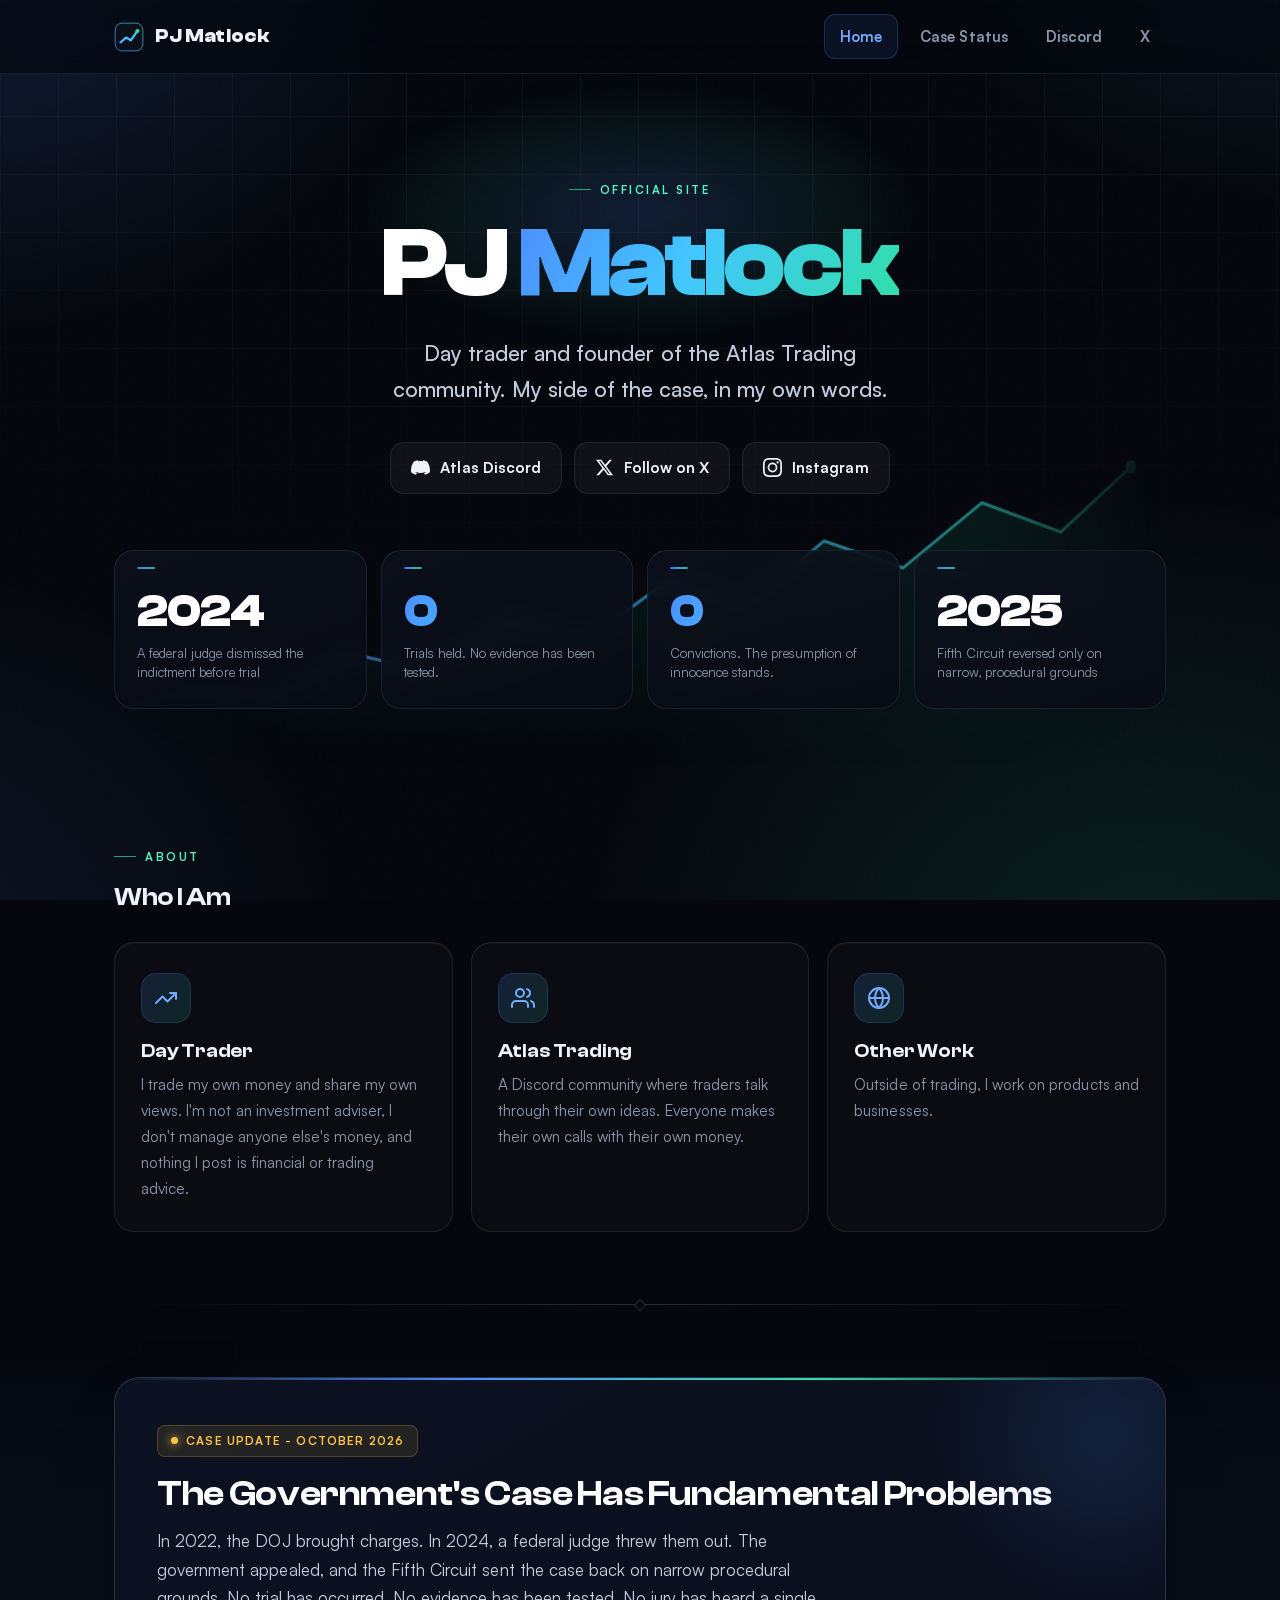
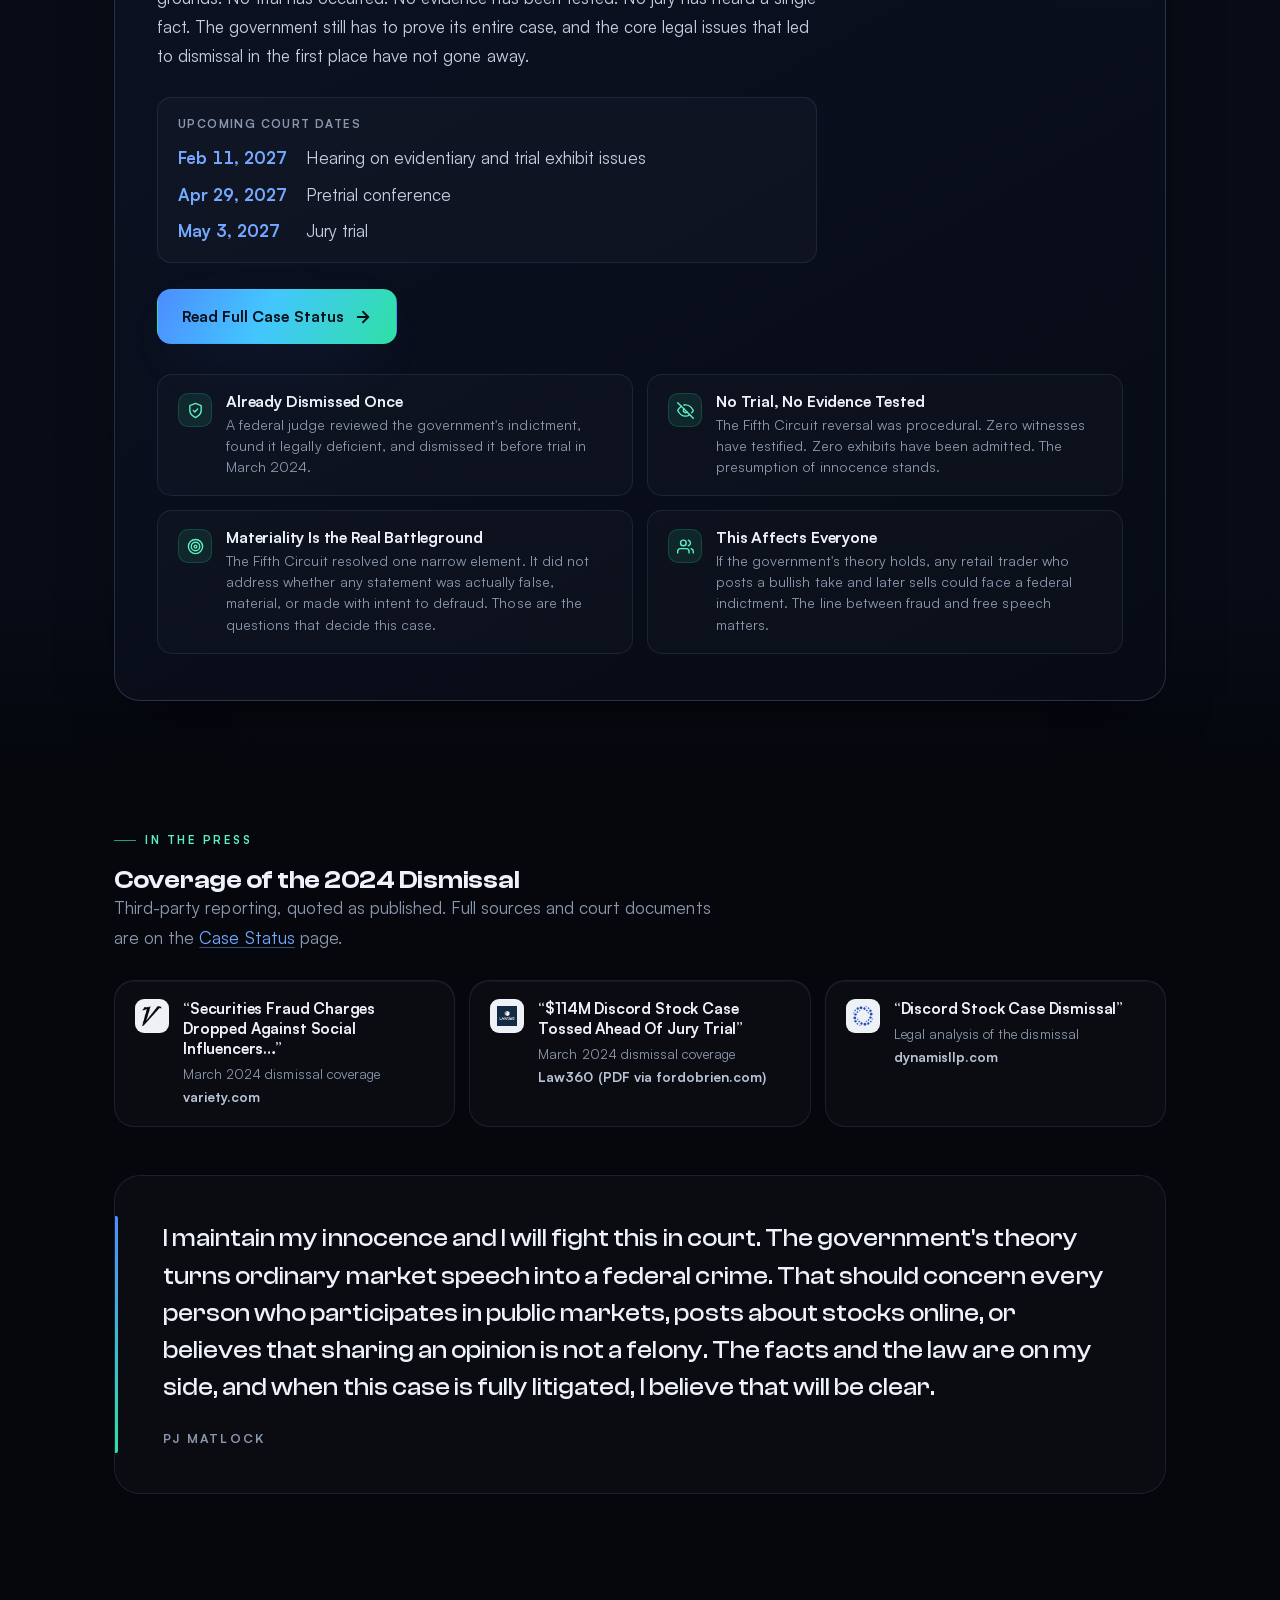
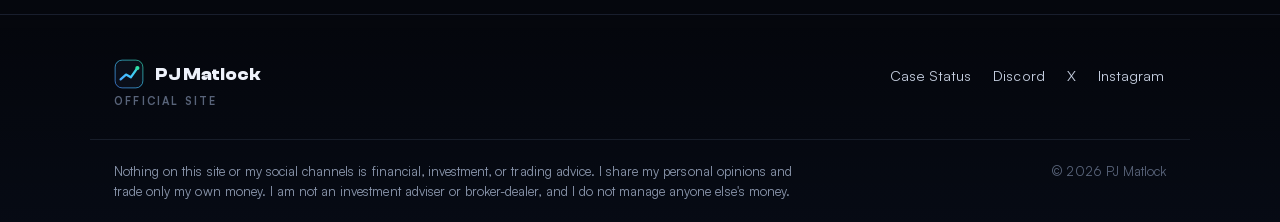
<file: index.html>
<!doctype html>
<html lang="en">
<head>
  <meta charset="utf-8" />
  <script>document.documentElement.classList.add("js")</script>
  <title>PJ Matlock - Official Site</title>
  <meta name="viewport" content="width=device-width, initial-scale=1" />
  <meta name="description" content="PJ Matlock is a day trader and the founder of the Atlas Trading community. Case status updates and links." />
  <link rel="canonical" href="https://pjmatlock.com/" />
  <meta name="robots" content="index,follow,max-image-preview:large" />
  <meta name="theme-color" content="#05070d" />
  <meta name="color-scheme" content="dark" />

  <!-- Icons -->
  <link rel="icon" href="/assets/favicon.svg" type="image/svg+xml" />
  <link rel="icon" href="/assets/favicon-32.png" sizes="32x32" type="image/png" />
  <link rel="shortcut icon" href="/assets/favicon.ico" />
  <link rel="apple-touch-icon" href="/assets/apple-touch-icon.png" />
  <link rel="manifest" href="/site.webmanifest" />

  <!-- Open Graph -->
  <meta property="og:title" content="PJ Matlock - Official Site" />
  <meta property="og:description" content="Day trader and founder of Atlas Trading. Case updates and links." />
  <meta property="og:url" content="https://pjmatlock.com/" />
  <meta property="og:type" content="website" />
  <meta property="og:site_name" content="PJ Matlock Official" />
  <meta property="og:image" content="https://pjmatlock.com/assets/og.png?v=20261014" />
  <meta property="og:image:width" content="1200" />
  <meta property="og:image:height" content="630" />
  <meta property="og:image:alt" content="PJ Matlock - Day Trader, Atlas Trading Founder" />
  <meta name="twitter:card" content="summary_large_image" />
  <meta name="twitter:site" content="@pjmatlock" />
  <meta name="twitter:creator" content="@pjmatlock" />
  <meta name="twitter:title" content="PJ Matlock - Official Site" />
  <meta name="twitter:description" content="Day trader and founder of Atlas Trading. Case updates and links." />
  <meta name="twitter:image" content="https://pjmatlock.com/assets/og.png?v=20261014" />
  <meta name="twitter:image:alt" content="PJ Matlock - Day Trader, Atlas Trading Founder" />

  <!-- Person -->
  <script type="application/ld+json">
  {
    "@context":"https://schema.org",
    "@type":"Person",
    "@id":"https://pjmatlock.com/#person",
    "name":"Perry \"PJ\" Matlock",
    "alternateName":["PJ Matlock","Perry Matlock"],
    "url":"https://pjmatlock.com/",
    "image":"https://pjmatlock.com/assets/og.png?v=20261014",
    "sameAs":[
      "https://x.com/pjmatlock",
      "https://www.instagram.com/pjmatlock/",
      "https://discord.gg/atlastrading"
    ],
    "description":"Day trader and founder of the Atlas Trading community."
  }
  </script>

  <!-- WebSite -->
  <script type="application/ld+json">
  {
    "@context":"https://schema.org",
    "@type":"WebSite",
    "@id":"https://pjmatlock.com/#website",
    "url":"https://pjmatlock.com/",
    "name":"PJ Matlock",
    "publisher":{"@id":"https://pjmatlock.com/#person"}
  }
  </script>

  <link rel="preload" href="/assets/fonts/ClashDisplay-700.woff2" as="font" type="font/woff2" crossorigin />
  <link rel="preload" href="/assets/fonts/Satoshi-400.woff2" as="font" type="font/woff2" crossorigin />
  <link rel="stylesheet" href="/assets/site.css?v=20261014" />
  <script src="/assets/site.js?v=20261014" defer></script>
</head>
<body>
  <a class="skip-link" href="#main">Skip to content</a>
  <div class="bg" aria-hidden="true"></div>
  <div class="grain" aria-hidden="true"></div>

  <!-- Sticky header: nav stays pinned on scroll -->
  <header class="site-header">
  <nav>
    <div class="nav-inner">
      <a href="/" class="nav-brand" aria-label="PJ Matlock home">
        <svg class="nav-mark" viewBox="0 0 100 100" aria-hidden="true">
          <defs><linearGradient id="nm" x1="0" y1="100" x2="100" y2="0" gradientUnits="userSpaceOnUse"><stop offset="0" stop-color="#4d8dff"/><stop offset=".5" stop-color="#43c6ff"/><stop offset="1" stop-color="#2fe0a6"/></linearGradient></defs>
          <rect x="3" y="3" width="94" height="94" rx="24" fill="#0a0f1a"/>
          <rect x="3.75" y="3.75" width="92.5" height="92.5" rx="23.25" fill="none" stroke="url(#nm)" stroke-width="2.5" opacity=".9"/>
          <polyline points="22,68 40,52 56,61 78,30" fill="none" stroke="url(#nm)" stroke-width="7.5" stroke-linecap="round" stroke-linejoin="round"/>
          <circle cx="78" cy="30" r="7" fill="#2fe0a6"/>
        </svg>
        PJ Matlock
      </a>
      <button class="nav-toggle" aria-label="Toggle menu" aria-expanded="false" aria-controls="navlinks">
        <svg aria-hidden="true" focusable="false" viewBox="0 0 24 24" fill="none" stroke="currentColor" stroke-width="2" stroke-linecap="round"><line x1="3" y1="6" x2="21" y2="6"/><line x1="3" y1="12" x2="21" y2="12"/><line x1="3" y1="18" x2="21" y2="18"/></svg>
      </button>
      <div class="nav-links" id="navlinks">
        <a href="/" class="nav-link active">Home</a>
        <a href="/case-status/" class="nav-link">Case Status</a>
        <a href="https://discord.gg/atlastrading" class="nav-link ext" target="_blank" rel="noopener">Discord</a>
        <a href="https://x.com/pjmatlock" class="nav-link ext" target="_blank" rel="me noopener">X</a>
      </div>
    </div>
  </nav>
  </header>

  <main class="wrap" id="main">

    <!-- Hero -->
    <header class="hero">
      <svg class="hero-chart" viewBox="0 0 1200 320" preserveAspectRatio="none" aria-hidden="true">
        <defs>
          <linearGradient id="hl" x1="0" y1="0" x2="1200" y2="0" gradientUnits="userSpaceOnUse"><stop offset="0" stop-color="#4d8dff"/><stop offset=".55" stop-color="#43c6ff"/><stop offset="1" stop-color="#2fe0a6"/></linearGradient>
          <linearGradient id="hf" x1="0" y1="0" x2="0" y2="320" gradientUnits="userSpaceOnUse"><stop offset="0" stop-color="rgba(47,224,166,.22)"/><stop offset="1" stop-color="rgba(47,224,166,0)"/></linearGradient>
        </defs>
        <path class="area" d="M0,262 L90,244 L180,254 L270,212 L360,228 L450,182 L540,200 L630,148 L720,170 L810,112 L900,136 L990,78 L1080,104 L1160,46 L1200,60 L1200,320 L0,320 Z" fill="url(#hf)"/>
        <path class="line" pathLength="1" d="M0,262 L90,244 L180,254 L270,212 L360,228 L450,182 L540,200 L630,148 L720,170 L810,112 L900,136 L990,78 L1080,104 L1160,46" fill="none" stroke="url(#hl)" stroke-width="3" stroke-linejoin="round" stroke-linecap="round"/>
        <circle class="pt-ring" cx="1160" cy="46" r="6" fill="none" stroke="#2fe0a6" stroke-width="2"/>
        <circle class="pt" cx="1160" cy="46" r="6" fill="#2fe0a6"/>
      </svg>
      <div class="reveal in">
        <div class="eyebrow" style="justify-content:center">Official Site</div>
        <h1>PJ <span class="grad-text">Matlock</span></h1>
        <p class="tagline">Day trader and founder of the Atlas Trading community. My side of the case, in my own words.</p>
        <div class="social-row">
          <a class="pill discord" href="https://discord.gg/atlastrading" target="_blank" rel="noopener">
            <svg aria-hidden="true" focusable="false" viewBox="0 0 24 24" fill="currentColor"><path d="M20.317 4.37a19.791 19.791 0 0 0-4.885-1.515.074.074 0 0 0-.079.037c-.21.375-.444.864-.608 1.25a18.27 18.27 0 0 0-5.487 0 12.64 12.64 0 0 0-.617-1.25.077.077 0 0 0-.079-.037A19.736 19.736 0 0 0 3.677 4.37a.07.07 0 0 0-.032.027C.533 9.046-.32 13.58.099 18.057a.082.082 0 0 0 .031.057 19.9 19.9 0 0 0 5.993 3.03.078.078 0 0 0 .084-.028 14.09 14.09 0 0 0 1.226-1.994.076.076 0 0 0-.041-.106 13.107 13.107 0 0 1-1.872-.892.077.077 0 0 1-.008-.128 10.2 10.2 0 0 0 .372-.292.074.074 0 0 1 .077-.01c3.928 1.793 8.18 1.793 12.062 0a.074.074 0 0 1 .078.01c.12.098.246.198.373.292a.077.077 0 0 1-.006.127 12.299 12.299 0 0 1-1.873.892.077.077 0 0 0-.041.107c.36.698.772 1.362 1.225 1.993a.076.076 0 0 0 .084.028 19.839 19.839 0 0 0 6.002-3.03.077.077 0 0 0 .032-.054c.5-5.177-.838-9.674-3.549-13.66a.061.061 0 0 0-.031-.03z"/></svg>
            Atlas Discord
          </a>
          <a class="pill x" href="https://x.com/pjmatlock" target="_blank" rel="me noopener">
            <svg aria-hidden="true" focusable="false" viewBox="0 0 24 24" fill="currentColor"><path d="M18.244 2.25h3.308l-7.227 8.26 8.502 11.24H16.17l-5.214-6.817L4.99 21.75H1.68l7.73-8.835L1.254 2.25H8.08l4.713 6.231zm-1.161 17.52h1.833L7.084 4.126H5.117z"/></svg>
            Follow on X
          </a>
          <a class="pill ig" href="https://www.instagram.com/pjmatlock/" target="_blank" rel="me noopener">
            <svg aria-hidden="true" focusable="false" viewBox="0 0 24 24" fill="currentColor"><path d="M12 2.163c3.204 0 3.584.012 4.85.07 3.252.148 4.771 1.691 4.919 4.919.058 1.265.069 1.645.069 4.849 0 3.205-.012 3.584-.069 4.849-.149 3.225-1.664 4.771-4.919 4.919-1.266.058-1.644.07-4.85.07-3.204 0-3.584-.012-4.849-.07-3.26-.149-4.771-1.699-4.919-4.92-.058-1.265-.07-1.644-.07-4.849 0-3.204.013-3.583.07-4.849.149-3.227 1.664-4.771 4.919-4.919 1.266-.057 1.645-.069 4.849-.069zM12 0C8.741 0 8.333.014 7.053.072 2.695.272.273 2.69.073 7.052.014 8.333 0 8.741 0 12c0 3.259.014 3.668.072 4.948.2 4.358 2.618 6.78 6.98 6.98C8.333 23.986 8.741 24 12 24c3.259 0 3.668-.014 4.948-.072 4.354-.2 6.782-2.618 6.979-6.98.059-1.28.073-1.689.073-4.948 0-3.259-.014-3.667-.072-4.947-.196-4.354-2.617-6.78-6.979-6.98C15.668.014 15.259 0 12 0zm0 5.838a6.162 6.162 0 1 0 0 12.324 6.162 6.162 0 0 0 0-12.324zM12 16a4 4 0 1 1 0-8 4 4 0 0 1 0 8zm6.406-11.845a1.44 1.44 0 1 0 0 2.881 1.44 1.44 0 0 0 0-2.881z"/></svg>
            Instagram
          </a>
        </div>
      </div>

      <!-- Stat strip -->
      <div class="stats">
        <div class="stat reveal" data-delay="0"><div class="num">2024</div><div class="lbl">A federal judge dismissed the indictment before trial</div></div>
        <div class="stat reveal" data-delay=".08"><div class="num grad-text">0</div><div class="lbl">Trials held. No evidence has been tested.</div></div>
        <div class="stat reveal" data-delay=".16"><div class="num grad-text">0</div><div class="lbl">Convictions. The presumption of innocence stands.</div></div>
        <div class="stat reveal" data-delay=".24"><div class="num">2025</div><div class="lbl">Fifth Circuit reversed only on narrow, procedural grounds</div></div>
      </div>
    </header>

    <!-- About -->
    <section class="section">
      <div class="reveal">
        <div class="eyebrow">About</div>
        <h2>Who I Am</h2>
      </div>
      <div class="feature-grid" style="margin-top:32px">
        <div class="card feature spot reveal" data-delay="0">
          <div class="ic"><svg aria-hidden="true" focusable="false" viewBox="0 0 24 24" fill="none" stroke="currentColor" stroke-width="2" stroke-linecap="round" stroke-linejoin="round"><polyline points="22 7 13.5 15.5 8.5 10.5 2 17"/><polyline points="16 7 22 7 22 13"/></svg></div>
          <h3>Day Trader</h3>
          <p>I trade my own money and share my own views. I'm not an investment adviser, I don't manage anyone else's money, and nothing I post is financial or trading advice.</p>
        </div>
        <div class="card feature spot reveal" data-delay=".1">
          <div class="ic"><svg aria-hidden="true" focusable="false" viewBox="0 0 24 24" fill="none" stroke="currentColor" stroke-width="2" stroke-linecap="round" stroke-linejoin="round"><path d="M17 21v-2a4 4 0 0 0-4-4H5a4 4 0 0 0-4 4v2"/><circle cx="9" cy="7" r="4"/><path d="M23 21v-2a4 4 0 0 0-3-3.87"/><path d="M16 3.13a4 4 0 0 1 0 7.75"/></svg></div>
          <h3>Atlas Trading</h3>
          <p>A Discord community where traders talk through their own ideas. Everyone makes their own calls with their own money.</p>
        </div>
        <div class="card feature spot reveal" data-delay=".2">
          <div class="ic"><svg aria-hidden="true" focusable="false" viewBox="0 0 24 24" fill="none" stroke="currentColor" stroke-width="2" stroke-linecap="round" stroke-linejoin="round"><circle cx="12" cy="12" r="10"/><line x1="2" y1="12" x2="22" y2="12"/><path d="M12 2a15.3 15.3 0 0 1 4 10 15.3 15.3 0 0 1-4 10 15.3 15.3 0 0 1-4-10 15.3 15.3 0 0 1 4-10z"/></svg></div>
          <h3>Other Work</h3>
          <p>Outside of trading, I work on products and businesses.</p>
        </div>
      </div>
    </section>

    <hr class="divider" />

    <!-- Case Overview -->
    <section class="section band">
      <div class="banner reveal">
        <div class="tag"><span class="dot"></span> Case Update - October 2026</div>
        <h2>The Government's Case Has Fundamental Problems</h2>
        <p>
          In 2022, the DOJ brought charges. In 2024, a federal judge threw them out. The government appealed, and the Fifth Circuit sent the case back on narrow procedural grounds. No trial has occurred. No evidence has been tested. No jury has heard a single fact. The government still has to prove its entire case, and the core legal issues that led to dismissal in the first place have not gone away.
        </p>
        <div class="court-dates" aria-label="Upcoming court dates">
          <div class="cd-label">Upcoming court dates</div>
          <ul>
            <li><span class="cd-date">Feb 11, 2027</span><span class="cd-what">Hearing on evidentiary and trial exhibit issues</span></li>
            <li><span class="cd-date">Apr 29, 2027</span><span class="cd-what">Pretrial conference</span></li>
            <li><span class="cd-date">May 3, 2027</span><span class="cd-what">Jury trial</span></li>
          </ul>
        </div>
        <a href="/case-status/" class="btn btn-primary">
          Read Full Case Status
          <svg aria-hidden="true" focusable="false" viewBox="0 0 24 24" fill="none" stroke="currentColor" stroke-width="2.5" stroke-linecap="round" stroke-linejoin="round"><line x1="5" y1="12" x2="19" y2="12"/><polyline points="12 5 19 12 12 19"/></svg>
        </a>

        <div class="key-points">
          <div class="kp">
            <div class="ic"><svg aria-hidden="true" focusable="false" viewBox="0 0 24 24" fill="none" stroke="currentColor" stroke-width="2" stroke-linecap="round" stroke-linejoin="round"><path d="M12 22s8-4 8-10V5l-8-3-8 3v7c0 6 8 10 8 10z"/><polyline points="9 12 11 14 15 10"/></svg></div>
            <div>
              <h3>Already Dismissed Once</h3>
              <p>A federal judge reviewed the government's indictment, found it legally deficient, and dismissed it before trial in March 2024.</p>
            </div>
          </div>
          <div class="kp">
            <div class="ic"><svg aria-hidden="true" focusable="false" viewBox="0 0 24 24" fill="none" stroke="currentColor" stroke-width="2" stroke-linecap="round" stroke-linejoin="round"><path d="M17.94 17.94A10.07 10.07 0 0 1 12 20c-7 0-11-8-11-8a18.45 18.45 0 0 1 5.06-5.94"/><path d="M9.9 4.24A9.12 9.12 0 0 1 12 4c7 0 11 8 11 8a18.5 18.5 0 0 1-2.16 3.19"/><path d="M14.12 14.12a3 3 0 1 1-4.24-4.24"/><line x1="1" y1="1" x2="23" y2="23"/></svg></div>
            <div>
              <h3>No Trial, No Evidence Tested</h3>
              <p>The Fifth Circuit reversal was procedural. Zero witnesses have testified. Zero exhibits have been admitted. The presumption of innocence stands.</p>
            </div>
          </div>
          <div class="kp">
            <div class="ic"><svg aria-hidden="true" focusable="false" viewBox="0 0 24 24" fill="none" stroke="currentColor" stroke-width="2" stroke-linecap="round" stroke-linejoin="round"><circle cx="12" cy="12" r="10"/><circle cx="12" cy="12" r="6"/><circle cx="12" cy="12" r="2"/></svg></div>
            <div>
              <h3>Materiality Is the Real Battleground</h3>
              <p>The Fifth Circuit resolved one narrow element. It did not address whether any statement was actually false, material, or made with intent to defraud. Those are the questions that decide this case.</p>
            </div>
          </div>
          <div class="kp">
            <div class="ic"><svg aria-hidden="true" focusable="false" viewBox="0 0 24 24" fill="none" stroke="currentColor" stroke-width="2" stroke-linecap="round" stroke-linejoin="round"><path d="M17 21v-2a4 4 0 0 0-4-4H5a4 4 0 0 0-4 4v2"/><circle cx="9" cy="7" r="4"/><path d="M23 21v-2a4 4 0 0 0-3-3.87"/><path d="M16 3.13a4 4 0 0 1 0 7.75"/></svg></div>
            <div>
              <h3>This Affects Everyone</h3>
              <p>If the government's theory holds, any retail trader who posts a bullish take and later sells could face a federal indictment. The line between fraud and free speech matters.</p>
            </div>
          </div>
        </div>
      </div>
    </section>

    <!-- Coverage -->
    <section class="section tight" aria-label="Press coverage">
      <div class="reveal">
        <div class="eyebrow">In the Press</div>
        <h2>Coverage of the 2024 Dismissal</h2>
        <p class="section-desc">Third-party reporting, quoted as published. Full sources and court documents are on the <a href="/case-status/">Case Status</a> page.</p>
      </div>
      <div class="sources three" style="margin-top:28px">
        <a class="card source reveal" data-delay="0" href="https://variety.com/2024/digital/news/securities-fraud-charges-dropped-social-influencers-1235948958/" target="_blank" rel="noopener">
          <div class="fav"><img src="/assets/favicons/variety.png" alt="" loading="lazy"></div>
          <div>
            <h3>&ldquo;Securities Fraud Charges Dropped Against Social Influencers&hellip;&rdquo;</h3>
            <p class="meta">March 2024 dismissal coverage</p>
            <div class="domain">variety.com</div>
          </div>
        </a>
        <a class="card source reveal" data-delay=".08" href="https://www.fordobrien.com/wp-content/uploads/sites/1403994/2024/09/114M-Discord-Stock-Case-Tossed-Ahead-Of-Jury-Trial-Law360.pdf" target="_blank" rel="noopener">
          <div class="fav"><img src="/assets/favicons/law360.png" alt="" loading="lazy"></div>
          <div>
            <h3>&ldquo;$114M Discord Stock Case Tossed Ahead Of Jury Trial&rdquo;</h3>
            <p class="meta">March 2024 dismissal coverage</p>
            <div class="domain">Law360 (PDF via fordobrien.com)</div>
          </div>
        </a>
        <a class="card source reveal" data-delay=".16" href="https://www.dynamisllp.com/media/114m-discord-case-tossed" target="_blank" rel="noopener">
          <div class="fav"><img src="/assets/favicons/dynamisllp.png" alt="" loading="lazy"></div>
          <div>
            <h3>&ldquo;Discord Stock Case Dismissal&rdquo;</h3>
            <p class="meta">Legal analysis of the dismissal</p>
            <div class="domain">dynamisllp.com</div>
          </div>
        </a>
      </div>
    </section>

    <!-- Statement -->
    <section class="section tight" style="padding-top:0">
      <div class="quote reveal">
        <p>
          I maintain my innocence and I will fight this in court. The government's theory turns ordinary market speech into a federal crime. That should concern every person who participates in public markets, posts about stocks online, or believes that sharing an opinion is not a felony. The facts and the law are on my side, and when this case is fully litigated, I believe that will be clear.
        </p>
        <div class="attrib">PJ Matlock</div>
      </div>
    </section>

  </main>

  <!-- Footer -->
  <footer>
    <div class="wrap foot-grid">
      <div>
        <div class="foot-brand">
          <svg class="nav-mark" viewBox="0 0 100 100" aria-hidden="true">
            <defs><linearGradient id="nmf" x1="0" y1="100" x2="100" y2="0" gradientUnits="userSpaceOnUse"><stop offset="0" stop-color="#4d8dff"/><stop offset=".5" stop-color="#43c6ff"/><stop offset="1" stop-color="#2fe0a6"/></linearGradient></defs>
            <rect x="3" y="3" width="94" height="94" rx="24" fill="#0a0f1a"/>
            <rect x="3.75" y="3.75" width="92.5" height="92.5" rx="23.25" fill="none" stroke="url(#nmf)" stroke-width="2.5" opacity=".9"/>
            <polyline points="22,68 40,52 56,61 78,30" fill="none" stroke="url(#nmf)" stroke-width="7.5" stroke-linecap="round" stroke-linejoin="round"/>
            <circle cx="78" cy="30" r="7" fill="#2fe0a6"/>
          </svg>
          PJ Matlock
        </div>
        <div class="foot-note">Official Site</div>
      </div>
      <nav class="foot-links" aria-label="Footer">
        <a href="/case-status/">Case Status</a>
        <a href="https://discord.gg/atlastrading" target="_blank" rel="noopener">Discord</a>
        <a href="https://x.com/pjmatlock" target="_blank" rel="me noopener">X</a>
        <a href="https://www.instagram.com/pjmatlock/" target="_blank" rel="me noopener">Instagram</a>
      </nav>
    </div>
    <div class="wrap foot-bottom">
      <div class="foot-disclaimer">
        Nothing on this site or my social channels is financial, investment, or trading advice. I share my personal opinions and trade only my own money. I am not an investment adviser or broker-dealer, and I do not manage anyone else's money.
      </div>
      <div>&copy; <span class="yr">2026</span> PJ Matlock</div>
    </div>
  </footer>
</body>
</html>
</file>
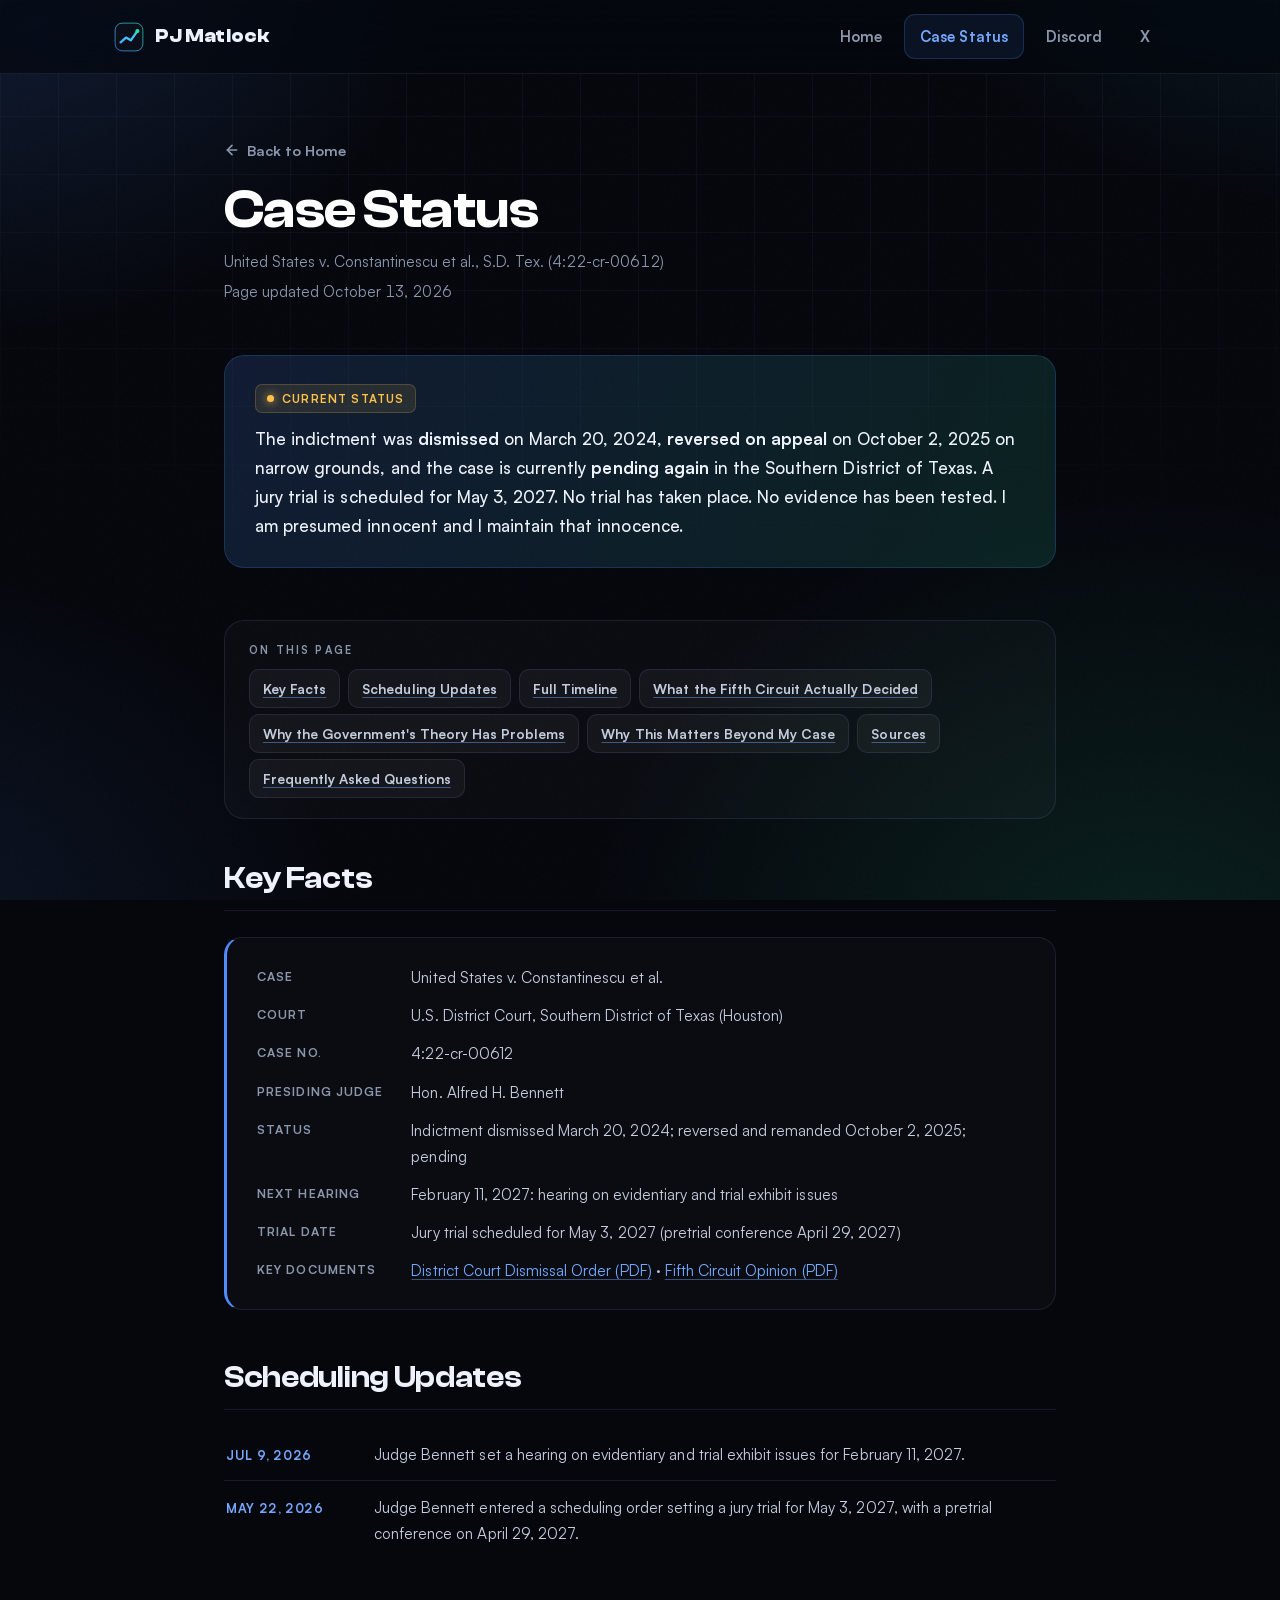
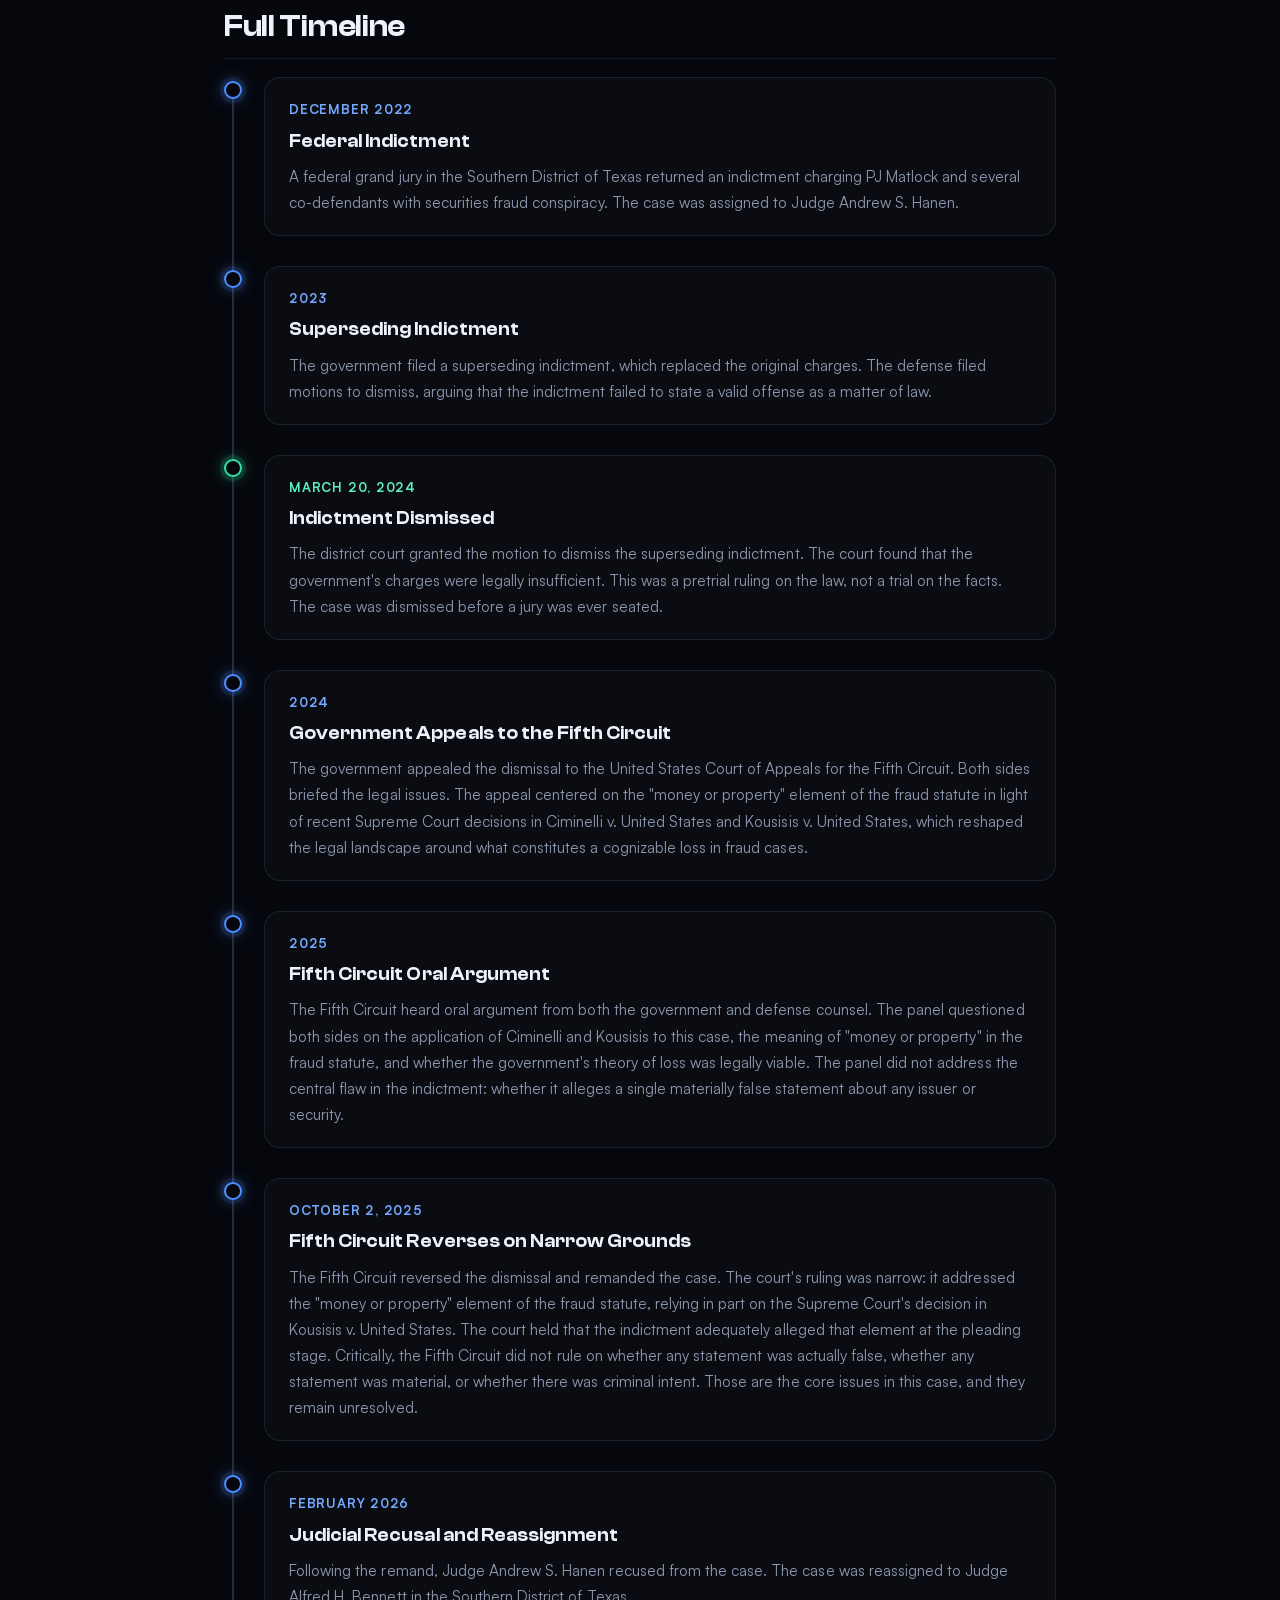
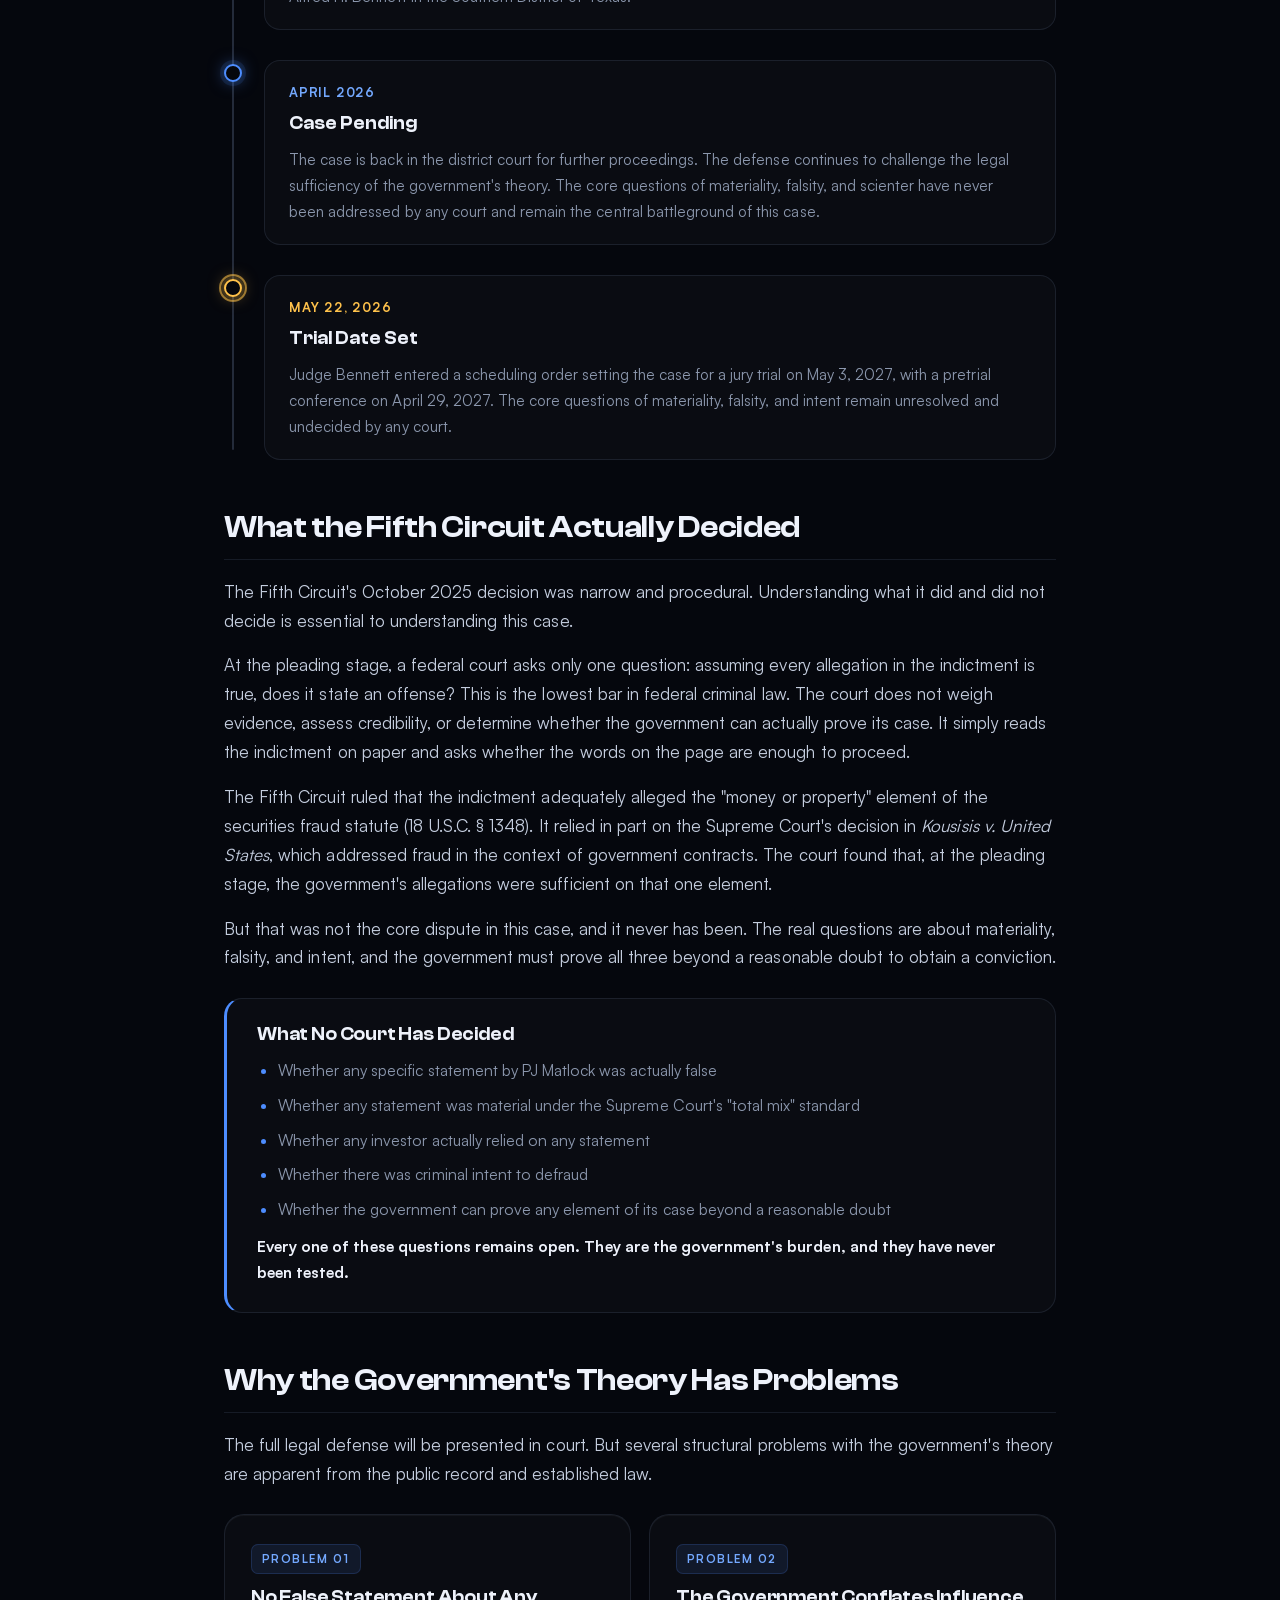
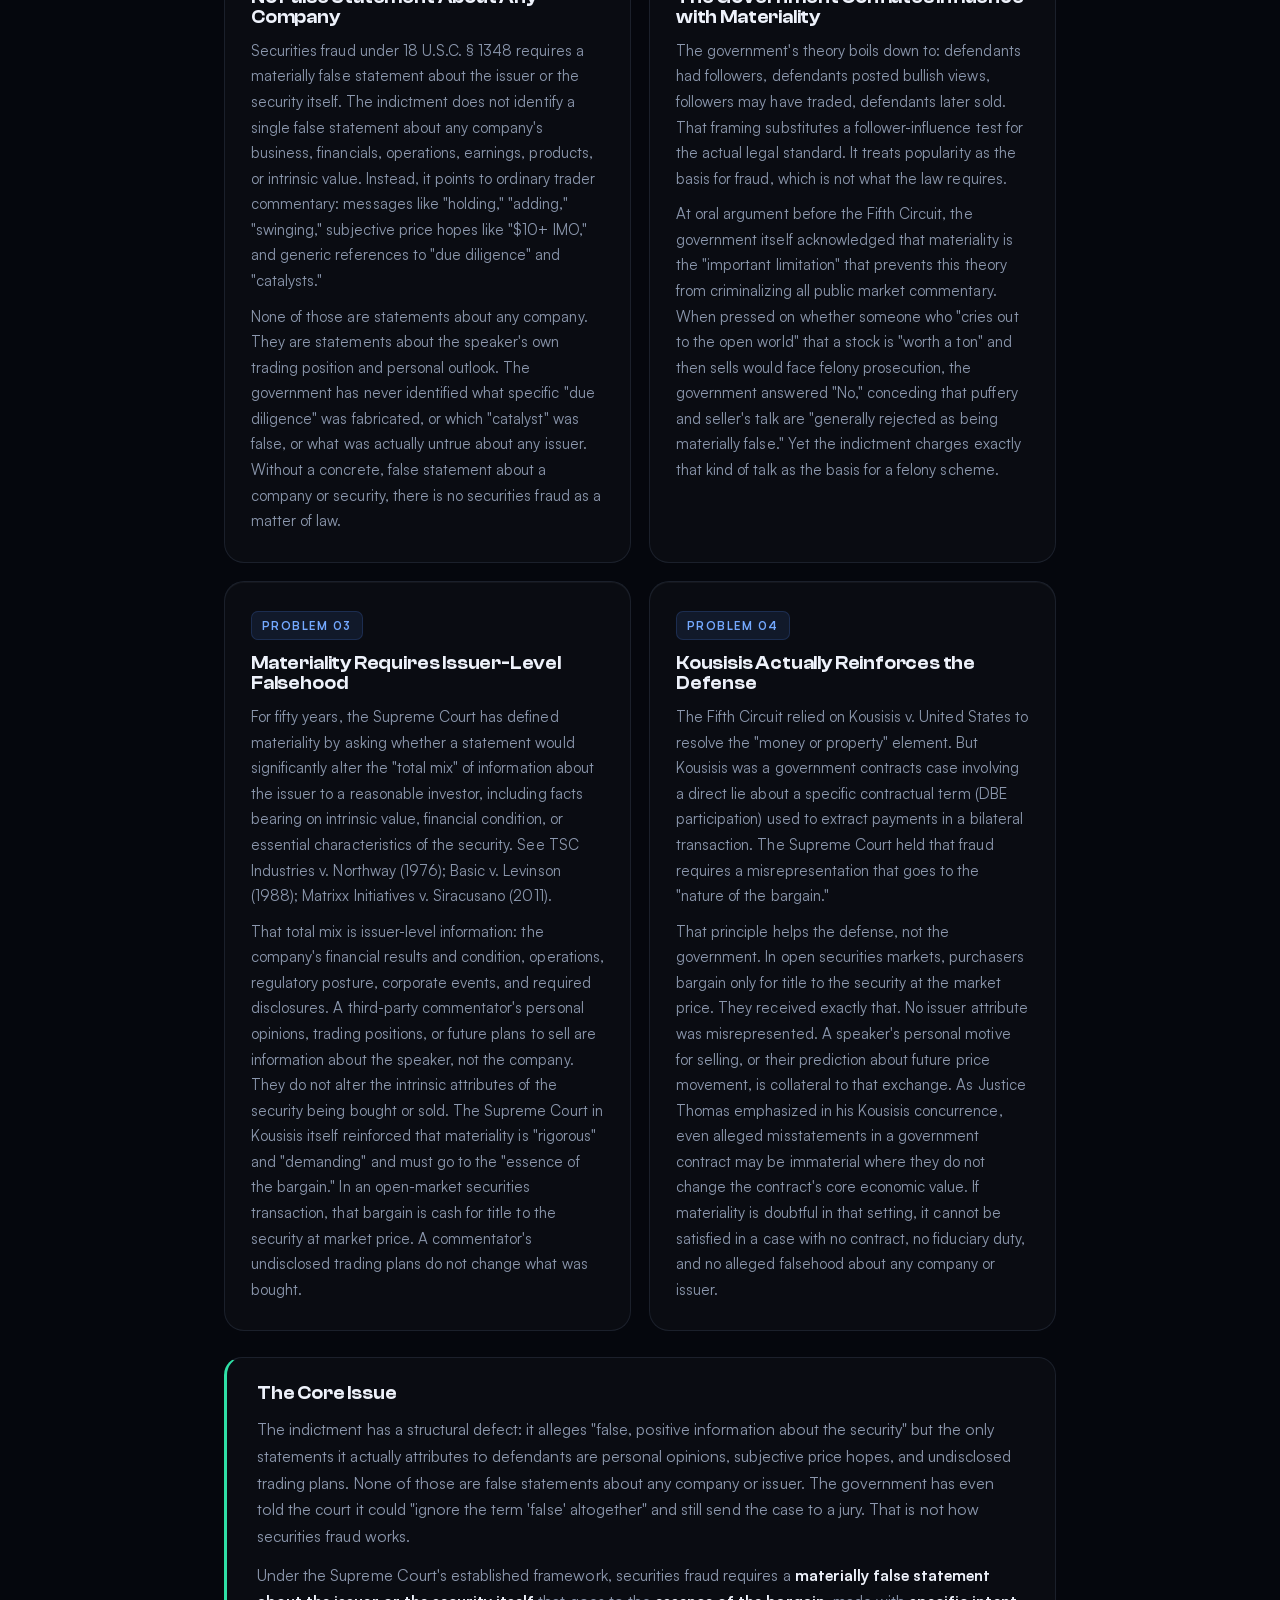
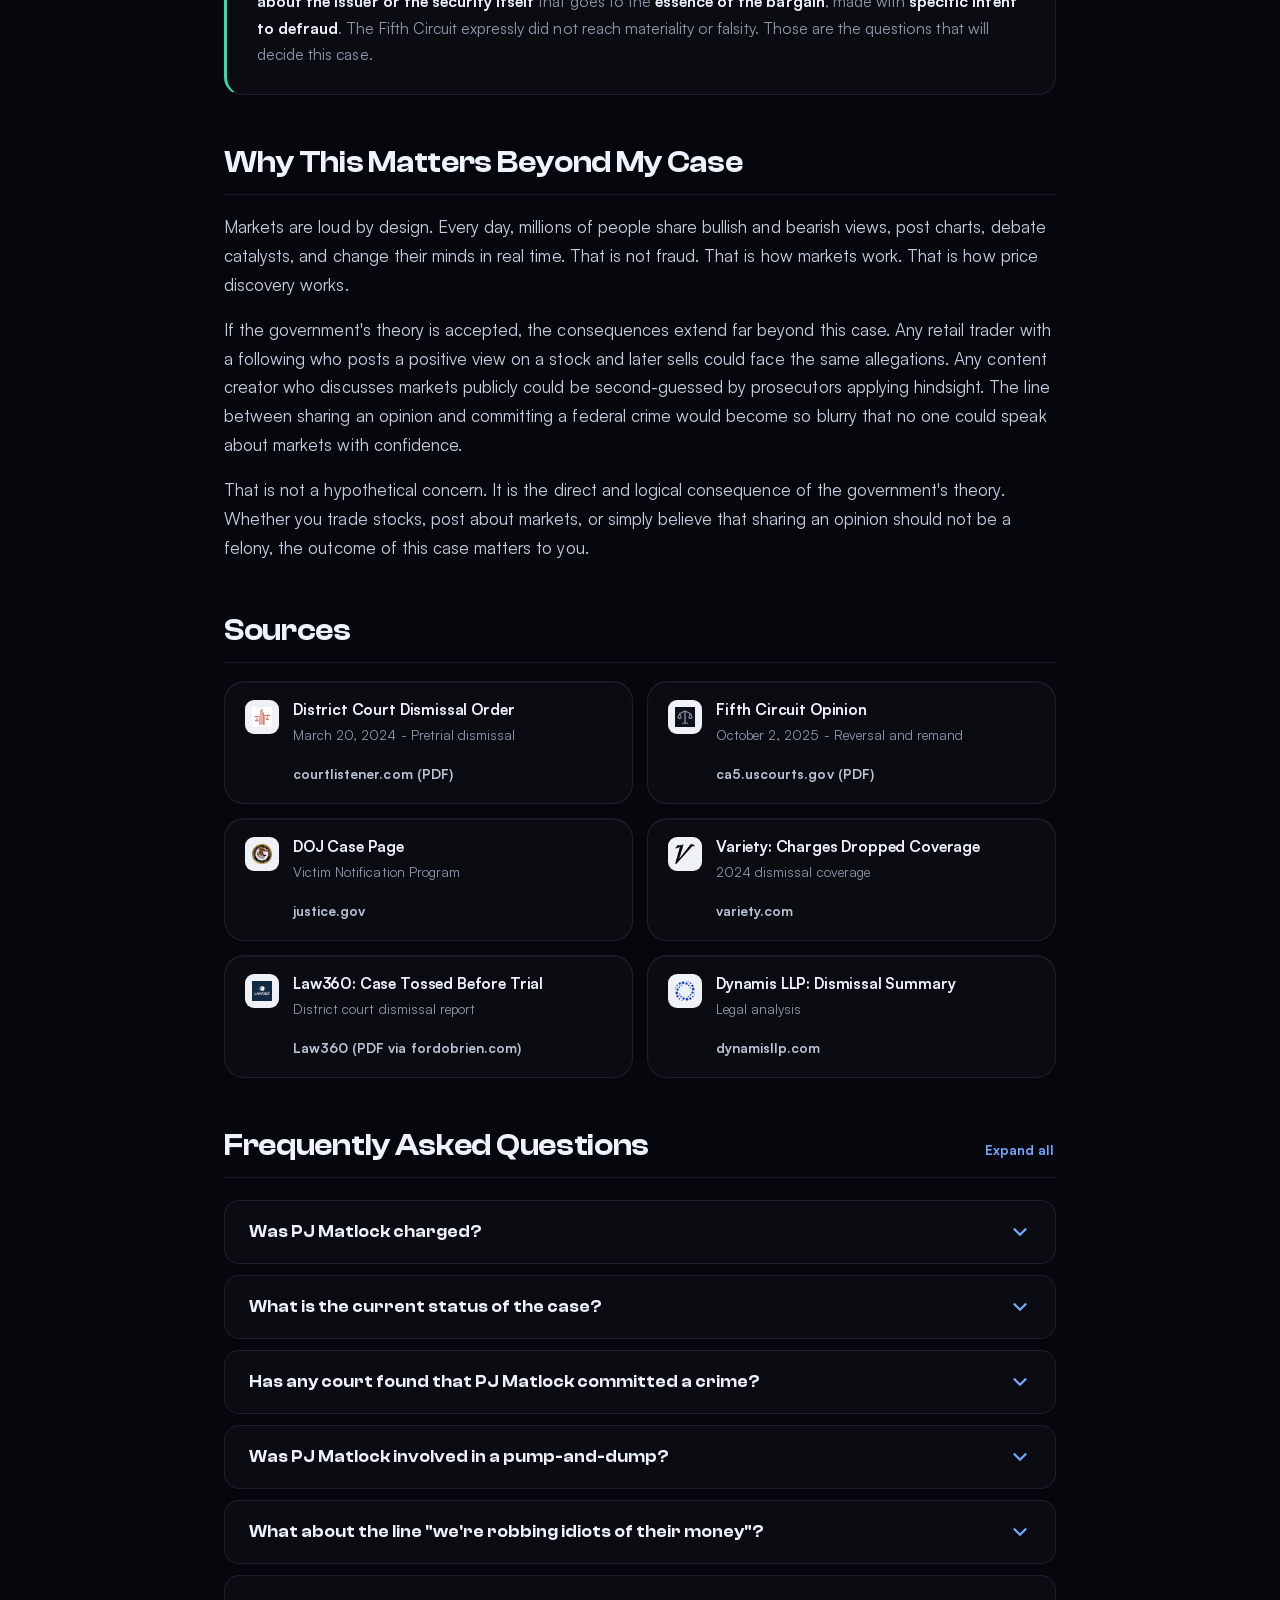
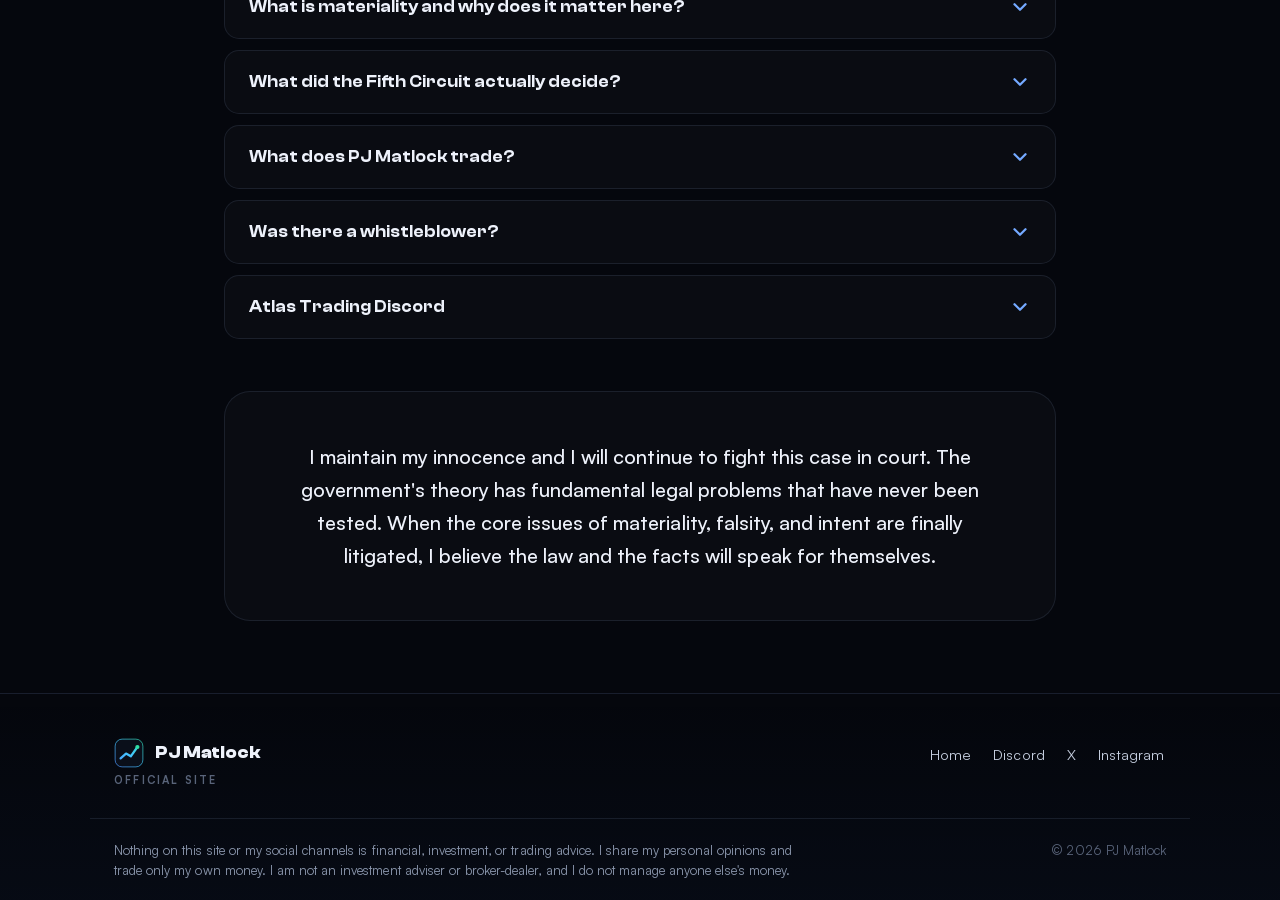
<file: case-status/index.html>
<!doctype html>
<html lang="en">
<head>
  <meta charset="utf-8" />
  <script>document.documentElement.classList.add("js")</script>
  <title>PJ Matlock - Case Status (Full Timeline, Defense Overview, FAQs)</title>
  <meta name="viewport" content="width=device-width, initial-scale=1" />
  <meta name="description" content="Full case status for United States v. Constantinescu et al. Complete timeline from 2022 charges through 2026, defense overview on materiality and the government's theory, sources, and detailed FAQs." />
  <link rel="canonical" href="https://pjmatlock.com/case-status/" />
  <meta name="robots" content="index,follow,max-image-preview:large" />
  <meta name="theme-color" content="#05070d" />
  <meta name="color-scheme" content="dark" />

  <!-- Icons -->
  <link rel="icon" href="/assets/favicon.svg" type="image/svg+xml" />
  <link rel="icon" href="/assets/favicon-32.png" sizes="32x32" type="image/png" />
  <link rel="shortcut icon" href="/assets/favicon.ico" />
  <link rel="apple-touch-icon" href="/assets/apple-touch-icon.png" />
  <link rel="manifest" href="/site.webmanifest" />

  <!-- Open Graph -->
  <meta property="og:title" content="PJ Matlock - Case Status (October 2026)" />
  <meta property="og:description" content="Full timeline, defense overview, sources, and FAQs for United States v. Constantinescu et al." />
  <meta property="og:url" content="https://pjmatlock.com/case-status/" />
  <meta property="og:type" content="article" />
  <meta property="og:site_name" content="PJ Matlock Official" />
  <meta property="og:image" content="https://pjmatlock.com/assets/og-case-status.png" />
  <meta property="og:image:width" content="1200" />
  <meta property="og:image:height" content="630" />
  <meta property="og:image:alt" content="PJ Matlock - Case Status" />
  <meta property="article:published_time" content="2026-03-03" />
  <meta property="article:modified_time" content="2026-10-13" />
  <meta property="article:author" content="https://pjmatlock.com/" />
  <meta name="twitter:card" content="summary_large_image" />
  <meta name="twitter:site" content="@pjmatlock" />
  <meta name="twitter:creator" content="@pjmatlock" />
  <meta name="twitter:title" content="PJ Matlock - Case Status" />
  <meta name="twitter:description" content="Full timeline, defense overview, sources, and FAQs for United States v. Constantinescu et al." />
  <meta name="twitter:image" content="https://pjmatlock.com/assets/og-case-status.png" />
  <meta name="twitter:image:alt" content="PJ Matlock - Case Status" />

  <!-- Person -->
  <script type="application/ld+json">
  {
    "@context":"https://schema.org",
    "@type":"Person",
    "@id":"https://pjmatlock.com/#person",
    "name":"Perry \"PJ\" Matlock",
    "alternateName":["PJ Matlock","Perry Matlock"],
    "url":"https://pjmatlock.com/",
    "image":"https://pjmatlock.com/assets/og.png?v=20261014",
    "sameAs":[
      "https://x.com/pjmatlock",
      "https://www.instagram.com/pjmatlock/",
      "https://discord.gg/atlastrading"
    ],
    "description":"Day trader and founder of the Atlas Trading community."
  }
  </script>

  <!-- Breadcrumbs -->
  <script type="application/ld+json">
  {
    "@context":"https://schema.org",
    "@type":"BreadcrumbList",
    "itemListElement":[
      {"@type":"ListItem","position":1,"name":"Home","item":"https://pjmatlock.com/"},
      {"@type":"ListItem","position":2,"name":"Case Status","item":"https://pjmatlock.com/case-status/"}
    ]
  }
  </script>

  <!-- Article -->
  <script type="application/ld+json">
  {
    "@context":"https://schema.org",
    "@type":"Article",
    "headline":"Case Status Update (October 2026): Full Timeline, Defense Overview, FAQs",
    "image":"https://pjmatlock.com/assets/og-case-status.png",
    "datePublished":"2026-03-03",
    "dateModified":"2026-10-13",
    "author":{"@id":"https://pjmatlock.com/#person"},
    "publisher":{"@type":"Organization","name":"PJ Matlock Official","logo":{"@type":"ImageObject","url":"https://pjmatlock.com/assets/icon-512.png","width":512,"height":512}},
    "url":"https://pjmatlock.com/case-status/",
    "mainEntityOfPage":{"@type":"WebPage","@id":"https://pjmatlock.com/case-status/"},
    "articleBody":"Full timeline and defense overview for United States v. Constantinescu et al. The district court dismissed the indictment on March 20, 2024. The government appealed. On October 2, 2025, the Fifth Circuit reversed on narrow grounds and remanded. As of October 2026, the case is pending again in the Southern District of Texas, and a jury trial is scheduled for May 3, 2027. The core issues of materiality, falsity, and scienter remain unresolved.",
    "citation":[
      "https://storage.courtlistener.com/recap/gov.uscourts.txsd.1898622/gov.uscourts.txsd.1898622.628.0.pdf",
      "https://www.ca5.uscourts.gov/opinions/pub/24/24-20143-CV0.pdf",
      "https://www.justice.gov/criminal/criminal-vns/case/united-states-v-constantinescu-et-al",
      "https://variety.com/2024/digital/news/securities-fraud-charges-dropped-social-influencers-1235948958/",
      "https://www.fordobrien.com/wp-content/uploads/sites/1403994/2024/09/114M-Discord-Stock-Case-Tossed-Ahead-Of-Jury-Trial-Law360.pdf",
      "https://www.dynamisllp.com/media/114m-discord-case-tossed"
    ]
  }
  </script>

  <!-- ClaimReview -->
  <script type="application/ld+json">
  {
    "@context":"https://schema.org",
    "@type":"ClaimReview",
    "url":"https://pjmatlock.com/case-status/",
    "claimReviewed":"PJ Matlock's criminal case ended permanently on March 20, 2024.",
    "itemReviewed":{"@type":"Claim","datePublished":"2024-03-20","appearance":{"@type":"CreativeWork","name":"Third-party coverage stating the case ended in March 2024"}},
    "reviewBody":"The district court dismissed the indictment on March 20, 2024, but the Fifth Circuit reversed that dismissal on October 2, 2025 and remanded the case. As of October 2026, the criminal case is pending again in the Southern District of Texas, with a jury trial scheduled for May 3, 2027.",
    "datePublished":"2026-10-13",
    "author":{"@type":"Organization","name":"PJ Matlock Official"},
    "reviewRating":{"@type":"Rating","ratingValue":"1","bestRating":"5","worstRating":"1","alternateName":"False"}
  }
  </script>

  <!-- FAQPage (mirrors the visible FAQ verbatim, in on-page order, per Google parity policy) -->
  <script type="application/ld+json">
  {
   "@context":"https://schema.org",
   "@type":"FAQPage",
   "mainEntity":[
    {"@type":"Question","name":"Was PJ Matlock charged?","acceptedAnswer":{"@type":"Answer","text":"<p>Yes. In December 2022, a federal grand jury in the Southern District of Texas returned an indictment charging PJ Matlock and several co-defendants with securities fraud conspiracy. The government later filed a superseding indictment with revised charges.</p><p>The district court dismissed the superseding indictment on March 20, 2024, finding the charges legally insufficient. The government appealed, and on October 2, 2025, the Fifth Circuit reversed on narrow procedural grounds and sent the case back to the district court.</p><p>The case is currently pending. PJ Matlock maintains his innocence of all charges.</p>"}},
    {"@type":"Question","name":"What is the current status of the case?","acceptedAnswer":{"@type":"Answer","text":"<p>As of October 2026, the case is pending in the Southern District of Texas following the Fifth Circuit's reversal and remand. Judge Andrew S. Hanen has recused, and the case is now assigned to Judge Alfred H. Bennett.</p><p>A jury trial is scheduled for May 3, 2027. No evidence has been presented or tested in court. The core legal issues, including materiality, falsity, and scienter (criminal intent), remain unresolved and will be the subject of further proceedings. PJ Matlock continues to maintain his innocence.</p>"}},
    {"@type":"Question","name":"Has any court found that PJ Matlock committed a crime?","acceptedAnswer":{"@type":"Answer","text":"<p>No. No court at any level has found that PJ Matlock committed any criminal act.</p><p>The district court dismissed the indictment before trial ever began. The Fifth Circuit reversed that dismissal, but its ruling was limited to whether the indictment was sufficient at the pleading stage, which is the lowest legal bar in federal criminal law. At the pleading stage, the court accepts the government's allegations as true for purposes of analysis only and asks whether the words on paper state an offense. The court does not weigh evidence, assess credibility, or determine whether the government can prove its case.</p><p>Whether any statement was actually false, actually material, or made with criminal intent has never been decided by any court. The government must still prove every element beyond a reasonable doubt, and that has not happened.</p>"}},
    {"@type":"Question","name":"Was PJ Matlock involved in a pump-and-dump?","acceptedAnswer":{"@type":"Answer","text":"<p>The government alleges a securities fraud conspiracy. PJ Matlock categorically denies these allegations and maintains his innocence.</p><p>It is important to understand what a \"pump-and-dump\" actually requires under the law. It is not enough to show that someone was bullish on a stock and later sold it. That is what traders do every day. A pump-and-dump requires proof that specific statements were objectively false (not just opinions), that those statements were material under the Supreme Court's \"total mix\" standard (not just influential), and that the defendant acted with specific intent to defraud (not just intent to trade profitably).</p><p>A federal judge reviewed the government's indictment and dismissed it in March 2024, finding the charges legally insufficient. That dismissal was reversed on narrow procedural grounds in October 2025. No evidence has been tested at trial. PJ Matlock does not believe the government can meet its burden of proof on the elements that matter.</p>"}},
    {"@type":"Question","name":"What about the line \"we're robbing idiots of their money\"?","acceptedAnswer":{"@type":"Answer","text":"<p>That statement was allegedly made in a private voice chat room. PJ Matlock was not in that chat room. The vast majority of the defendants in this case were not in that chat room.</p><p>The statement is attributed in public reporting and court filings to a different defendant who later entered a guilty plea. PJ Matlock had no knowledge of that statement at the time it was allegedly made and had no involvement in it.</p><p>It is important not to conflate the actions or statements of one individual with those of other people who were not present and had no knowledge of what was said.</p>"}},
    {"@type":"Question","name":"What is materiality and why does it matter here?","acceptedAnswer":{"@type":"Answer","text":"<p>Materiality is the legal standard that determines whether a statement is significant enough to form the basis of a securities fraud charge. It is not a subjective test and it is not about whether someone found a statement interesting or influential.</p><p>Under the Supreme Court's standard from TSC Industries v. Northway (1976) and Basic v. Levinson (1988), a statement is material only if there is a \"substantial likelihood that a reasonable investor would consider it important\" in making an investment decision because it \"significantly alters the total mix of information available\" about the issuer and the security.</p><p>That \"total mix\" refers to issuer-level information: the company's financial results and condition, its operations, regulatory posture, major corporate events, and required public disclosures. A third-party commentator's personal opinion about a stock, their subjective price target, or their future trading plans are information about the speaker, not the company. They do not change the total mix of information about the issuer or the security's fundamental value.</p><p>This distinction is central to the defense. The government must show that specific statements significantly altered issuer-level information, not merely that someone with a following said something positive about a stock.</p>"}},
    {"@type":"Question","name":"What did the Fifth Circuit actually decide?","acceptedAnswer":{"@type":"Answer","text":"<p>The Fifth Circuit's October 2025 decision was narrow. It addressed the \"money or property\" element of the securities fraud statute (18 U.S.C. \u00a7 1348), relying on the Supreme Court's decision in Kousisis v. United States. The court held that, at the pleading stage, the indictment adequately alleged that element.</p><p>The court did not rule on materiality, falsity, or scienter (criminal intent). Those are the core issues in this case and they remain unresolved. The Fifth Circuit's decision simply means the indictment can proceed past the pleading stage. It says nothing about whether the government can actually prove its case.</p>"}},
    {"@type":"Question","name":"What does PJ Matlock trade?","acceptedAnswer":{"@type":"Answer","text":"<p>PJ Matlock primarily trades U.S. equities, options, futures, and some cryptocurrency, with day trading as the focus. Nothing he posts is financial advice. He does not manage money for others and has never traded on behalf of other people.</p>"}},
    {"@type":"Question","name":"Was there a whistleblower?","acceptedAnswer":{"@type":"Answer","text":"<p>Some reporting has used the term \"whistleblower.\" PJ Matlock is not aware of any whistleblower who had direct contact with him, and he had no relationship with any such person.</p>"}},
    {"@type":"Question","name":"Atlas Trading Discord","acceptedAnswer":{"@type":"Answer","text":"<p>Atlas Trading is PJ Matlock's Discord community, where traders talk through their own ideas. Invite link: <a href=\"https://discord.gg/atlastrading\">discord.gg/atlastrading</a></p>"}}
   ]
  }
  </script>

  <link rel="preload" href="/assets/fonts/ClashDisplay-700.woff2" as="font" type="font/woff2" crossorigin />
  <link rel="preload" href="/assets/fonts/Satoshi-400.woff2" as="font" type="font/woff2" crossorigin />
  <link rel="stylesheet" href="/assets/site.css?v=20261014" />
  <script src="/assets/site.js?v=20261014" defer></script>
</head>
<body>
  <a class="skip-link" href="#main">Skip to content</a>
  <div class="bg" aria-hidden="true"></div>
  <div class="grain" aria-hidden="true"></div>

  <!-- Nav -->
  <nav>
    <div class="nav-inner">
      <a href="/" class="nav-brand" aria-label="PJ Matlock home">
        <svg class="nav-mark" viewBox="0 0 100 100" aria-hidden="true">
          <defs><linearGradient id="nm" x1="0" y1="100" x2="100" y2="0" gradientUnits="userSpaceOnUse"><stop offset="0" stop-color="#4d8dff"/><stop offset=".5" stop-color="#43c6ff"/><stop offset="1" stop-color="#2fe0a6"/></linearGradient></defs>
          <rect x="3" y="3" width="94" height="94" rx="24" fill="#0a0f1a"/>
          <rect x="3.75" y="3.75" width="92.5" height="92.5" rx="23.25" fill="none" stroke="url(#nm)" stroke-width="2.5" opacity=".9"/>
          <polyline points="22,68 40,52 56,61 78,30" fill="none" stroke="url(#nm)" stroke-width="7.5" stroke-linecap="round" stroke-linejoin="round"/>
          <circle cx="78" cy="30" r="7" fill="#2fe0a6"/>
        </svg>
        PJ Matlock
      </a>
      <button class="nav-toggle" aria-label="Toggle menu" aria-expanded="false" aria-controls="navlinks">
        <svg aria-hidden="true" focusable="false" viewBox="0 0 24 24" fill="none" stroke="currentColor" stroke-width="2" stroke-linecap="round"><line x1="3" y1="6" x2="21" y2="6"/><line x1="3" y1="12" x2="21" y2="12"/><line x1="3" y1="18" x2="21" y2="18"/></svg>
      </button>
      <div class="nav-links" id="navlinks">
        <a href="/" class="nav-link">Home</a>
        <a href="/case-status/" class="nav-link active">Case Status</a>
        <a href="https://discord.gg/atlastrading" class="nav-link ext" target="_blank" rel="noopener">Discord</a>
        <a href="https://x.com/pjmatlock" class="nav-link ext" target="_blank" rel="me noopener">X</a>
      </div>
    </div>
  </nav>

  <main class="wrap read" id="main">

    <!-- Page Header -->
    <header class="page-hdr reveal in">
      <a href="/" class="back-link"><svg aria-hidden="true" focusable="false" viewBox="0 0 24 24" width="16" height="16" fill="none" stroke="currentColor" stroke-width="2.5" stroke-linecap="round" stroke-linejoin="round"><line x1="19" y1="12" x2="5" y2="12"/><polyline points="12 19 5 12 12 5"/></svg> Back to Home</a>
      <h1>Case Status</h1>
      <div class="case-id">United States v. Constantinescu et al., S.D. Tex. (4:22-cr-00612)</div>
      <div class="case-id" style="margin-top:4px">Page updated October 13, 2026</div>
    </header>

    <!-- Status Callout -->
    <div class="status-callout reveal">
      <div class="status-label"><span class="dot"></span> Current Status</div>
      <p>The indictment was <strong>dismissed</strong> on March 20, 2024, <strong>reversed on appeal</strong> on October 2, 2025 on narrow grounds, and the case is currently <strong>pending again</strong> in the Southern District of Texas. A jury trial is scheduled for May 3, 2027. No trial has taken place. No evidence has been tested. I am presumed innocent and I maintain that innocence.</p>
    </div>

    <!-- On this page -->
    <nav class="toc reveal" aria-label="On this page">
      <div class="toc-label">On this page</div>
      <ol>
        <li><a href="#key-facts">Key Facts</a></li>
        <li><a href="#updates">Scheduling Updates</a></li>
        <li><a href="#timeline">Full Timeline</a></li>
        <li><a href="#fifth-circuit">What the Fifth Circuit Actually Decided</a></li>
        <li><a href="#problems">Why the Government's Theory Has Problems</a></li>
        <li><a href="#beyond">Why This Matters Beyond My Case</a></li>
        <li><a href="#sources">Sources</a></li>
        <li><a href="#faq">Frequently Asked Questions</a></li>
      </ol>
    </nav>

    <!-- Key Facts -->
    <section class="content-section reveal" id="key-facts">
      <h2>Key Facts</h2>
      <div class="callout factbox">
        <dl>
          <dt>Case</dt><dd>United States v. Constantinescu et al.</dd>
          <dt>Court</dt><dd>U.S. District Court, Southern District of Texas (Houston)</dd>
          <dt>Case No.</dt><dd>4:22-cr-00612</dd>
          <dt>Presiding judge</dt><dd>Hon. Alfred H. Bennett</dd>
          <dt>Status</dt><dd>Indictment dismissed March 20, 2024; reversed and remanded October 2, 2025; pending</dd>
          <dt>Next hearing</dt><dd>February 11, 2027: hearing on evidentiary and trial exhibit issues</dd>
          <dt>Trial date</dt><dd>Jury trial scheduled for May 3, 2027 (pretrial conference April 29, 2027)</dd>
          <dt>Key documents</dt><dd><a href="https://storage.courtlistener.com/recap/gov.uscourts.txsd.1898622/gov.uscourts.txsd.1898622.628.0.pdf" target="_blank" rel="noopener">District Court Dismissal Order (PDF)</a> &middot; <a href="https://www.ca5.uscourts.gov/opinions/pub/24/24-20143-CV0.pdf" target="_blank" rel="noopener">Fifth Circuit Opinion (PDF)</a></dd>
        </dl>
      </div>
    </section>

    <!-- Scheduling Updates -->
    <section class="content-section reveal" id="updates">
      <h2>Scheduling Updates</h2>
      <div class="update-row">
        <div class="update-date">Jul 9, 2026</div>
        <div class="update-text">Judge Bennett set a hearing on evidentiary and trial exhibit issues for February 11, 2027.</div>
      </div>
      <div class="update-row">
        <div class="update-date">May 22, 2026</div>
        <div class="update-text">Judge Bennett entered a scheduling order setting a jury trial for May 3, 2027, with a pretrial conference on April 29, 2027.</div>
      </div>
    </section>

    <!-- Timeline -->
    <section class="timeline content-section reveal" id="timeline">
      <h2>Full Timeline</h2>
      <div class="tl-items">
        <div class="tl-track"><div class="tl-fill"></div></div>

        <div class="tl-item">
          <div class="tl-dot"></div>
          <div class="tl-card">
            <div class="tl-date">December 2022</div>
            <div class="tl-title">Federal Indictment</div>
            <div class="tl-desc">A federal grand jury in the Southern District of Texas returned an indictment charging PJ Matlock and several co-defendants with securities fraud conspiracy. The case was assigned to Judge Andrew S. Hanen.</div>
          </div>
        </div>

        <div class="tl-item">
          <div class="tl-dot"></div>
          <div class="tl-card">
            <div class="tl-date">2023</div>
            <div class="tl-title">Superseding Indictment</div>
            <div class="tl-desc">The government filed a superseding indictment, which replaced the original charges. The defense filed motions to dismiss, arguing that the indictment failed to state a valid offense as a matter of law.</div>
          </div>
        </div>

        <div class="tl-item green">
          <div class="tl-dot"></div>
          <div class="tl-card">
            <div class="tl-date">March 20, 2024</div>
            <div class="tl-title">Indictment Dismissed</div>
            <div class="tl-desc">The district court granted the motion to dismiss the superseding indictment. The court found that the government's charges were legally insufficient. This was a pretrial ruling on the law, not a trial on the facts. The case was dismissed before a jury was ever seated.</div>
          </div>
        </div>

        <div class="tl-item">
          <div class="tl-dot"></div>
          <div class="tl-card">
            <div class="tl-date">2024</div>
            <div class="tl-title">Government Appeals to the Fifth Circuit</div>
            <div class="tl-desc">The government appealed the dismissal to the United States Court of Appeals for the Fifth Circuit. Both sides briefed the legal issues. The appeal centered on the "money or property" element of the fraud statute in light of recent Supreme Court decisions in Ciminelli v. United States and Kousisis v. United States, which reshaped the legal landscape around what constitutes a cognizable loss in fraud cases.</div>
          </div>
        </div>

        <div class="tl-item">
          <div class="tl-dot"></div>
          <div class="tl-card">
            <div class="tl-date">2025</div>
            <div class="tl-title">Fifth Circuit Oral Argument</div>
            <div class="tl-desc">The Fifth Circuit heard oral argument from both the government and defense counsel. The panel questioned both sides on the application of Ciminelli and Kousisis to this case, the meaning of "money or property" in the fraud statute, and whether the government's theory of loss was legally viable. The panel did not address the central flaw in the indictment: whether it alleges a single materially false statement about any issuer or security.</div>
          </div>
        </div>

        <div class="tl-item">
          <div class="tl-dot"></div>
          <div class="tl-card">
            <div class="tl-date">October 2, 2025</div>
            <div class="tl-title">Fifth Circuit Reverses on Narrow Grounds</div>
            <div class="tl-desc">The Fifth Circuit reversed the dismissal and remanded the case. The court's ruling was narrow: it addressed the "money or property" element of the fraud statute, relying in part on the Supreme Court's decision in Kousisis v. United States. The court held that the indictment adequately alleged that element at the pleading stage. Critically, the Fifth Circuit did not rule on whether any statement was actually false, whether any statement was material, or whether there was criminal intent. Those are the core issues in this case, and they remain unresolved.</div>
          </div>
        </div>

        <div class="tl-item">
          <div class="tl-dot"></div>
          <div class="tl-card">
            <div class="tl-date">February 2026</div>
            <div class="tl-title">Judicial Recusal and Reassignment</div>
            <div class="tl-desc">Following the remand, Judge Andrew S. Hanen recused from the case. The case was reassigned to Judge Alfred H. Bennett in the Southern District of Texas.</div>
          </div>
        </div>

        <div class="tl-item">
          <div class="tl-dot"></div>
          <div class="tl-card">
            <div class="tl-date">April 2026</div>
            <div class="tl-title">Case Pending</div>
            <div class="tl-desc">The case is back in the district court for further proceedings. The defense continues to challenge the legal sufficiency of the government's theory. The core questions of materiality, falsity, and scienter have never been addressed by any court and remain the central battleground of this case.</div>
          </div>
        </div>

        <div class="tl-item amber">
          <div class="tl-dot"></div>
          <div class="tl-card">
            <div class="tl-date">May 22, 2026</div>
            <div class="tl-title">Trial Date Set</div>
            <div class="tl-desc">Judge Bennett entered a scheduling order setting the case for a jury trial on May 3, 2027, with a pretrial conference on April 29, 2027. The core questions of materiality, falsity, and intent remain unresolved and undecided by any court.</div>
          </div>
        </div>
      </div>
    </section>

    <!-- What the 5th Circuit decided -->
    <section class="content-section reveal" id="fifth-circuit">
      <h2>What the Fifth Circuit Actually Decided</h2>
      <p>
        The Fifth Circuit's October 2025 decision was narrow and procedural. Understanding what it did and did not decide is essential to understanding this case.
      </p>
      <p>
        At the pleading stage, a federal court asks only one question: assuming every allegation in the indictment is true, does it state an offense? This is the lowest bar in federal criminal law. The court does not weigh evidence, assess credibility, or determine whether the government can actually prove its case. It simply reads the indictment on paper and asks whether the words on the page are enough to proceed.
      </p>
      <p>
        The Fifth Circuit ruled that the indictment adequately alleged the "money or property" element of the securities fraud statute (18 U.S.C. &sect; 1348). It relied in part on the Supreme Court's decision in <em>Kousisis v. United States</em>, which addressed fraud in the context of government contracts. The court found that, at the pleading stage, the government's allegations were sufficient on that one element.
      </p>
      <p>
        But that was not the core dispute in this case, and it never has been. The real questions are about materiality, falsity, and intent, and the government must prove all three beyond a reasonable doubt to obtain a conviction.
      </p>

      <div class="callout">
        <h3>What No Court Has Decided</h3>
        <ul>
          <li>Whether any specific statement by PJ Matlock was actually false</li>
          <li>Whether any statement was material under the Supreme Court's "total mix" standard</li>
          <li>Whether any investor actually relied on any statement</li>
          <li>Whether there was criminal intent to defraud</li>
          <li>Whether the government can prove any element of its case beyond a reasonable doubt</li>
        </ul>
        <p><strong>Every one of these questions remains open. They are the government's burden, and they have never been tested.</strong></p>
      </div>
    </section>

    <!-- Problems with the Government's Theory -->
    <section class="content-section reveal" id="problems">
      <h2>Why the Government's Theory Has Problems</h2>
      <p>
        The full legal defense will be presented in court. But several structural problems with the government's theory are apparent from the public record and established law.
      </p>

      <div class="grid-2">
        <div class="card problem spot">
          <div class="num">Problem 01</div>
          <h3>No False Statement About Any Company</h3>
          <p>Securities fraud under 18 U.S.C. &sect; 1348 requires a materially false statement about the issuer or the security itself. The indictment does not identify a single false statement about any company's business, financials, operations, earnings, products, or intrinsic value. Instead, it points to ordinary trader commentary: messages like "holding," "adding," "swinging," subjective price hopes like "$10+ IMO," and generic references to "due diligence" and "catalysts."</p>
          <p>None of those are statements about any company. They are statements about the speaker's own trading position and personal outlook. The government has never identified what specific "due diligence" was fabricated, or which "catalyst" was false, or what was actually untrue about any issuer. Without a concrete, false statement about a company or security, there is no securities fraud as a matter of law.</p>
        </div>
        <div class="card problem spot">
          <div class="num">Problem 02</div>
          <h3>The Government Conflates Influence with Materiality</h3>
          <p>The government's theory boils down to: defendants had followers, defendants posted bullish views, followers may have traded, defendants later sold. That framing substitutes a follower-influence test for the actual legal standard. It treats popularity as the basis for fraud, which is not what the law requires.</p>
          <p>At oral argument before the Fifth Circuit, the government itself acknowledged that materiality is the "important limitation" that prevents this theory from criminalizing all public market commentary. When pressed on whether someone who "cries out to the open world" that a stock is "worth a ton" and then sells would face felony prosecution, the government answered "No," conceding that puffery and seller's talk are "generally rejected as being materially false." Yet the indictment charges exactly that kind of talk as the basis for a felony scheme.</p>
        </div>
        <div class="card problem spot">
          <div class="num">Problem 03</div>
          <h3>Materiality Requires Issuer-Level Falsehood</h3>
          <p>For fifty years, the Supreme Court has defined materiality by asking whether a statement would significantly alter the "total mix" of information about the issuer to a reasonable investor, including facts bearing on intrinsic value, financial condition, or essential characteristics of the security. See TSC Industries v. Northway (1976); Basic v. Levinson (1988); Matrixx Initiatives v. Siracusano (2011).</p>
          <p>That total mix is issuer-level information: the company's financial results and condition, operations, regulatory posture, corporate events, and required disclosures. A third-party commentator's personal opinions, trading positions, or future plans to sell are information about the speaker, not the company. They do not alter the intrinsic attributes of the security being bought or sold. The Supreme Court in Kousisis itself reinforced that materiality is "rigorous" and "demanding" and must go to the "essence of the bargain." In an open-market securities transaction, that bargain is cash for title to the security at market price. A commentator's undisclosed trading plans do not change what was bought.</p>
        </div>
        <div class="card problem spot">
          <div class="num">Problem 04</div>
          <h3>Kousisis Actually Reinforces the Defense</h3>
          <p>The Fifth Circuit relied on Kousisis v. United States to resolve the "money or property" element. But Kousisis was a government contracts case involving a direct lie about a specific contractual term (DBE participation) used to extract payments in a bilateral transaction. The Supreme Court held that fraud requires a misrepresentation that goes to the "nature of the bargain."</p>
          <p>That principle helps the defense, not the government. In open securities markets, purchasers bargain only for title to the security at the market price. They received exactly that. No issuer attribute was misrepresented. A speaker's personal motive for selling, or their prediction about future price movement, is collateral to that exchange. As Justice Thomas emphasized in his Kousisis concurrence, even alleged misstatements in a government contract may be immaterial where they do not change the contract's core economic value. If materiality is doubtful in that setting, it cannot be satisfied in a case with no contract, no fiduciary duty, and no alleged falsehood about any company or issuer.</p>
        </div>
      </div>

      <div class="callout green">
        <h3>The Core Issue</h3>
        <p>The indictment has a structural defect: it alleges "false, positive information about the security" but the only statements it actually attributes to defendants are personal opinions, subjective price hopes, and undisclosed trading plans. None of those are false statements about any company or issuer. The government has even told the court it could "ignore the term 'false' altogether" and still send the case to a jury. That is not how securities fraud works.</p>
        <p>Under the Supreme Court's established framework, securities fraud requires a <strong>materially false statement about the issuer or the security itself</strong> that goes to the <strong>essence of the bargain</strong>, made with <strong>specific intent to defraud</strong>. The Fifth Circuit expressly did not reach materiality or falsity. Those are the questions that will decide this case.</p>
      </div>
    </section>

    <!-- Why it matters -->
    <section class="content-section reveal" id="beyond">
      <h2>Why This Matters Beyond My Case</h2>
      <p>
        Markets are loud by design. Every day, millions of people share bullish and bearish views, post charts, debate catalysts, and change their minds in real time. That is not fraud. That is how markets work. That is how price discovery works.
      </p>
      <p>
        If the government's theory is accepted, the consequences extend far beyond this case. Any retail trader with a following who posts a positive view on a stock and later sells could face the same allegations. Any content creator who discusses markets publicly could be second-guessed by prosecutors applying hindsight. The line between sharing an opinion and committing a federal crime would become so blurry that no one could speak about markets with confidence.
      </p>
      <p>
        That is not a hypothetical concern. It is the direct and logical consequence of the government's theory. Whether you trade stocks, post about markets, or simply believe that sharing an opinion should not be a felony, the outcome of this case matters to you.
      </p>
    </section>

    <!-- Sources -->
    <section class="content-section reveal" id="sources">
      <h2>Sources</h2>
      <div class="sources">
        <a class="card source" href="https://storage.courtlistener.com/recap/gov.uscourts.txsd.1898622/gov.uscourts.txsd.1898622.628.0.pdf" target="_blank" rel="noopener">
          <div class="fav"><img src="/assets/favicons/courtlistener.png" alt="" loading="lazy"></div>
          <div>
            <h3>District Court Dismissal Order</h3>
            <p class="meta">March 20, 2024 - Pretrial dismissal</p>
            <div class="domain">courtlistener.com (PDF)</div>
          </div>
        </a>
        <a class="card source" href="https://www.ca5.uscourts.gov/opinions/pub/24/24-20143-CV0.pdf" target="_blank" rel="noopener">
          <div class="fav"><img src="/assets/favicons/ca5.png" alt="" loading="lazy"></div>
          <div>
            <h3>Fifth Circuit Opinion</h3>
            <p class="meta">October 2, 2025 - Reversal and remand</p>
            <div class="domain">ca5.uscourts.gov (PDF)</div>
          </div>
        </a>
        <a class="card source" href="https://www.justice.gov/criminal/criminal-vns/case/united-states-v-constantinescu-et-al" target="_blank" rel="noopener">
          <div class="fav"><img src="/assets/favicons/justice.png" alt="" loading="lazy"></div>
          <div>
            <h3>DOJ Case Page</h3>
            <p class="meta">Victim Notification Program</p>
            <div class="domain">justice.gov</div>
          </div>
        </a>
        <a class="card source" href="https://variety.com/2024/digital/news/securities-fraud-charges-dropped-social-influencers-1235948958/" target="_blank" rel="noopener">
          <div class="fav"><img src="/assets/favicons/variety.png" alt="" loading="lazy"></div>
          <div>
            <h3>Variety: Charges Dropped Coverage</h3>
            <p class="meta">2024 dismissal coverage</p>
            <div class="domain">variety.com</div>
          </div>
        </a>
        <a class="card source" href="https://www.fordobrien.com/wp-content/uploads/sites/1403994/2024/09/114M-Discord-Stock-Case-Tossed-Ahead-Of-Jury-Trial-Law360.pdf" target="_blank" rel="noopener">
          <div class="fav"><img src="/assets/favicons/law360.png" alt="" loading="lazy"></div>
          <div>
            <h3>Law360: Case Tossed Before Trial</h3>
            <p class="meta">District court dismissal report</p>
            <div class="domain">Law360 (PDF via fordobrien.com)</div>
          </div>
        </a>
        <a class="card source" href="https://www.dynamisllp.com/media/114m-discord-case-tossed" target="_blank" rel="noopener">
          <div class="fav"><img src="/assets/favicons/dynamisllp.png" alt="" loading="lazy"></div>
          <div>
            <h3>Dynamis LLP: Dismissal Summary</h3>
            <p class="meta">Legal analysis</p>
            <div class="domain">dynamisllp.com</div>
          </div>
        </a>
      </div>
    </section>

    <!-- FAQ -->
    <section class="faq content-section reveal" id="faq">
      <div class="faq-head">
        <h2>Frequently Asked Questions</h2>
        <button type="button" class="faq-toggle-all">Expand all</button>
      </div>

      <div class="faq-item" id="faq-charged">
        <button class="faq-q"><span>Was PJ Matlock charged?</span>
          <svg class="faq-chevron" aria-hidden="true" focusable="false" viewBox="0 0 24 24" fill="none" stroke="currentColor" stroke-width="2.5" stroke-linecap="round" stroke-linejoin="round"><polyline points="6 9 12 15 18 9"/></svg>
        </button>
        <div class="faq-a"><div class="faq-a-inner"><div>
          <p>Yes. In December 2022, a federal grand jury in the Southern District of Texas returned an indictment charging PJ Matlock and several co-defendants with securities fraud conspiracy. The government later filed a superseding indictment with revised charges.</p>
          <p>The district court dismissed the superseding indictment on March 20, 2024, finding the charges legally insufficient. The government appealed, and on October 2, 2025, the Fifth Circuit reversed on narrow procedural grounds and sent the case back to the district court.</p>
          <p>The case is currently pending. PJ Matlock maintains his innocence of all charges.</p>
        </div></div></div>
      </div>

      <div class="faq-item" id="faq-status">
        <button class="faq-q"><span>What is the current status of the case?</span>
          <svg class="faq-chevron" aria-hidden="true" focusable="false" viewBox="0 0 24 24" fill="none" stroke="currentColor" stroke-width="2.5" stroke-linecap="round" stroke-linejoin="round"><polyline points="6 9 12 15 18 9"/></svg>
        </button>
        <div class="faq-a"><div class="faq-a-inner"><div>
          <p>As of October 2026, the case is pending in the Southern District of Texas following the Fifth Circuit's reversal and remand. Judge Andrew S. Hanen has recused, and the case is now assigned to Judge Alfred H. Bennett.</p>
          <p>A jury trial is scheduled for May 3, 2027. No evidence has been presented or tested in court. The core legal issues, including materiality, falsity, and scienter (criminal intent), remain unresolved and will be the subject of further proceedings. PJ Matlock continues to maintain his innocence.</p>
        </div></div></div>
      </div>

      <div class="faq-item" id="faq-court-findings">
        <button class="faq-q"><span>Has any court found that PJ Matlock committed a crime?</span>
          <svg class="faq-chevron" aria-hidden="true" focusable="false" viewBox="0 0 24 24" fill="none" stroke="currentColor" stroke-width="2.5" stroke-linecap="round" stroke-linejoin="round"><polyline points="6 9 12 15 18 9"/></svg>
        </button>
        <div class="faq-a"><div class="faq-a-inner"><div>
          <p>No. No court at any level has found that PJ Matlock committed any criminal act.</p>
          <p>The district court dismissed the indictment before trial ever began. The Fifth Circuit reversed that dismissal, but its ruling was limited to whether the indictment was sufficient at the pleading stage, which is the lowest legal bar in federal criminal law. At the pleading stage, the court accepts the government's allegations as true for purposes of analysis only and asks whether the words on paper state an offense. The court does not weigh evidence, assess credibility, or determine whether the government can prove its case.</p>
          <p>Whether any statement was actually false, actually material, or made with criminal intent has never been decided by any court. The government must still prove every element beyond a reasonable doubt, and that has not happened.</p>
        </div></div></div>
      </div>

      <div class="faq-item" id="faq-allegations">
        <button class="faq-q"><span>Was PJ Matlock involved in a pump-and-dump?</span>
          <svg class="faq-chevron" aria-hidden="true" focusable="false" viewBox="0 0 24 24" fill="none" stroke="currentColor" stroke-width="2.5" stroke-linecap="round" stroke-linejoin="round"><polyline points="6 9 12 15 18 9"/></svg>
        </button>
        <div class="faq-a"><div class="faq-a-inner"><div>
          <p>The government alleges a securities fraud conspiracy. PJ Matlock categorically denies these allegations and maintains his innocence.</p>
          <p>It is important to understand what a "pump-and-dump" actually requires under the law. It is not enough to show that someone was bullish on a stock and later sold it. That is what traders do every day. A pump-and-dump requires proof that specific statements were objectively false (not just opinions), that those statements were material under the Supreme Court's "total mix" standard (not just influential), and that the defendant acted with specific intent to defraud (not just intent to trade profitably).</p>
          <p>A federal judge reviewed the government's indictment and dismissed it in March 2024, finding the charges legally insufficient. That dismissal was reversed on narrow procedural grounds in October 2025. No evidence has been tested at trial. PJ Matlock does not believe the government can meet its burden of proof on the elements that matter.</p>
        </div></div></div>
      </div>

      <div class="faq-item" id="faq-voice-chat">
        <button class="faq-q"><span>What about the line "we're robbing idiots of their money"?</span>
          <svg class="faq-chevron" aria-hidden="true" focusable="false" viewBox="0 0 24 24" fill="none" stroke="currentColor" stroke-width="2.5" stroke-linecap="round" stroke-linejoin="round"><polyline points="6 9 12 15 18 9"/></svg>
        </button>
        <div class="faq-a"><div class="faq-a-inner"><div>
          <p>That statement was allegedly made in a private voice chat room. PJ Matlock was not in that chat room. The vast majority of the defendants in this case were not in that chat room.</p>
          <p>The statement is attributed in public reporting and court filings to a different defendant who later entered a guilty plea. PJ Matlock had no knowledge of that statement at the time it was allegedly made and had no involvement in it.</p>
          <p>It is important not to conflate the actions or statements of one individual with those of other people who were not present and had no knowledge of what was said.</p>
        </div></div></div>
      </div>

      <div class="faq-item" id="faq-materiality">
        <button class="faq-q"><span>What is materiality and why does it matter here?</span>
          <svg class="faq-chevron" aria-hidden="true" focusable="false" viewBox="0 0 24 24" fill="none" stroke="currentColor" stroke-width="2.5" stroke-linecap="round" stroke-linejoin="round"><polyline points="6 9 12 15 18 9"/></svg>
        </button>
        <div class="faq-a"><div class="faq-a-inner"><div>
          <p>Materiality is the legal standard that determines whether a statement is significant enough to form the basis of a securities fraud charge. It is not a subjective test and it is not about whether someone found a statement interesting or influential.</p>
          <p>Under the Supreme Court's standard from TSC Industries v. Northway (1976) and Basic v. Levinson (1988), a statement is material only if there is a "substantial likelihood that a reasonable investor would consider it important" in making an investment decision because it "significantly alters the total mix of information available" about the issuer and the security.</p>
          <p>That "total mix" refers to issuer-level information: the company's financial results and condition, its operations, regulatory posture, major corporate events, and required public disclosures. A third-party commentator's personal opinion about a stock, their subjective price target, or their future trading plans are information about the speaker, not the company. They do not change the total mix of information about the issuer or the security's fundamental value.</p>
          <p>This distinction is central to the defense. The government must show that specific statements significantly altered issuer-level information, not merely that someone with a following said something positive about a stock.</p>
        </div></div></div>
      </div>

      <div class="faq-item" id="faq-fifth-circuit">
        <button class="faq-q"><span>What did the Fifth Circuit actually decide?</span>
          <svg class="faq-chevron" aria-hidden="true" focusable="false" viewBox="0 0 24 24" fill="none" stroke="currentColor" stroke-width="2.5" stroke-linecap="round" stroke-linejoin="round"><polyline points="6 9 12 15 18 9"/></svg>
        </button>
        <div class="faq-a"><div class="faq-a-inner"><div>
          <p>The Fifth Circuit's October 2025 decision was narrow. It addressed the "money or property" element of the securities fraud statute (18 U.S.C. &sect; 1348), relying on the Supreme Court's decision in Kousisis v. United States. The court held that, at the pleading stage, the indictment adequately alleged that element.</p>
          <p>The court did not rule on materiality, falsity, or scienter (criminal intent). Those are the core issues in this case and they remain unresolved. The Fifth Circuit's decision simply means the indictment can proceed past the pleading stage. It says nothing about whether the government can actually prove its case.</p>
        </div></div></div>
      </div>

      <div class="faq-item" id="faq-trading">
        <button class="faq-q"><span>What does PJ Matlock trade?</span>
          <svg class="faq-chevron" aria-hidden="true" focusable="false" viewBox="0 0 24 24" fill="none" stroke="currentColor" stroke-width="2.5" stroke-linecap="round" stroke-linejoin="round"><polyline points="6 9 12 15 18 9"/></svg>
        </button>
        <div class="faq-a"><div class="faq-a-inner"><div>
          <p>PJ Matlock primarily trades U.S. equities, options, futures, and some cryptocurrency, with day trading as the focus. Nothing he posts is financial advice. He does not manage money for others and has never traded on behalf of other people.</p>
        </div></div></div>
      </div>

      <div class="faq-item" id="faq-whistleblower">
        <button class="faq-q"><span>Was there a whistleblower?</span>
          <svg class="faq-chevron" aria-hidden="true" focusable="false" viewBox="0 0 24 24" fill="none" stroke="currentColor" stroke-width="2.5" stroke-linecap="round" stroke-linejoin="round"><polyline points="6 9 12 15 18 9"/></svg>
        </button>
        <div class="faq-a"><div class="faq-a-inner"><div>
          <p>Some reporting has used the term "whistleblower." PJ Matlock is not aware of any whistleblower who had direct contact with him, and he had no relationship with any such person.</p>
        </div></div></div>
      </div>

      <div class="faq-item" id="faq-discord">
        <button class="faq-q"><span>Atlas Trading Discord</span>
          <svg class="faq-chevron" aria-hidden="true" focusable="false" viewBox="0 0 24 24" fill="none" stroke="currentColor" stroke-width="2.5" stroke-linecap="round" stroke-linejoin="round"><polyline points="6 9 12 15 18 9"/></svg>
        </button>
        <div class="faq-a"><div class="faq-a-inner"><div>
          <p>Atlas Trading is PJ Matlock's Discord community, where traders talk through their own ideas. Invite link: <a href="https://discord.gg/atlastrading" target="_blank" rel="noopener">discord.gg/atlastrading</a></p>
        </div></div></div>
      </div>
    </section>

    <!-- Closing -->
    <div class="closing reveal">
      <p>
        I maintain my innocence and I will continue to fight this case in court. The government's theory has fundamental legal problems that have never been tested. When the core issues of materiality, falsity, and intent are finally litigated, I believe the law and the facts will speak for themselves.
      </p>
    </div>

  </main>

  <footer>
    <div class="wrap foot-grid">
      <div>
        <div class="foot-brand">
          <svg class="nav-mark" viewBox="0 0 100 100" aria-hidden="true">
            <defs><linearGradient id="nmf" x1="0" y1="100" x2="100" y2="0" gradientUnits="userSpaceOnUse"><stop offset="0" stop-color="#4d8dff"/><stop offset=".5" stop-color="#43c6ff"/><stop offset="1" stop-color="#2fe0a6"/></linearGradient></defs>
            <rect x="3" y="3" width="94" height="94" rx="24" fill="#0a0f1a"/>
            <rect x="3.75" y="3.75" width="92.5" height="92.5" rx="23.25" fill="none" stroke="url(#nmf)" stroke-width="2.5" opacity=".9"/>
            <polyline points="22,68 40,52 56,61 78,30" fill="none" stroke="url(#nmf)" stroke-width="7.5" stroke-linecap="round" stroke-linejoin="round"/>
            <circle cx="78" cy="30" r="7" fill="#2fe0a6"/>
          </svg>
          PJ Matlock
        </div>
        <div class="foot-note">Official Site</div>
      </div>
      <nav class="foot-links" aria-label="Footer">
        <a href="/">Home</a>
        <a href="https://discord.gg/atlastrading" target="_blank" rel="noopener">Discord</a>
        <a href="https://x.com/pjmatlock" target="_blank" rel="me noopener">X</a>
        <a href="https://www.instagram.com/pjmatlock/" target="_blank" rel="me noopener">Instagram</a>
      </nav>
    </div>
    <div class="wrap foot-bottom">
      <div class="foot-disclaimer">
        Nothing on this site or my social channels is financial, investment, or trading advice. I share my personal opinions and trade only my own money. I am not an investment adviser or broker-dealer, and I do not manage anyone else's money.
      </div>
      <div>&copy; <span class="yr">2026</span> PJ Matlock</div>
    </div>
  </footer>
</body>
</html>
</file>
<file: assets/site.css>
/* ============================================================
   PJ Matlock - shared design system
   Premium fintech, dark, graphic-driven. Zero third-party deps:
   type is self-hosted (Fontshare-licensed Clash Display/Satoshi).
   All motion is GPU-cheap and reduced-motion aware. Single
   source of truth for all three pages.
   ============================================================ */

/* Self-hosted type (was Fontshare CDN; license permits self-hosting) */
@font-face { font-family: "Clash Display"; src: url("/assets/fonts/ClashDisplay-500.woff2") format("woff2"); font-weight: 500; font-style: normal; font-display: swap; }
@font-face { font-family: "Clash Display"; src: url("/assets/fonts/ClashDisplay-600.woff2") format("woff2"); font-weight: 600; font-style: normal; font-display: swap; }
@font-face { font-family: "Clash Display"; src: url("/assets/fonts/ClashDisplay-700.woff2") format("woff2"); font-weight: 700; font-style: normal; font-display: swap; }
@font-face { font-family: "Satoshi"; src: url("/assets/fonts/Satoshi-400.woff2") format("woff2"); font-weight: 400; font-style: normal; font-display: swap; }
@font-face { font-family: "Satoshi"; src: url("/assets/fonts/Satoshi-500.woff2") format("woff2"); font-weight: 500; font-style: normal; font-display: swap; }
@font-face { font-family: "Satoshi"; src: url("/assets/fonts/Satoshi-700.woff2") format("woff2"); font-weight: 700; font-style: normal; font-display: swap; }
/* Metric-tuned local fallbacks so the swap doesn't reflow the hero */
@font-face { font-family: "Clash Display Fallback"; src: local("Arial"); size-adjust: 97%; ascent-override: 94%; descent-override: 22%; line-gap-override: 0%; }
@font-face { font-family: "Satoshi Fallback"; src: local("Arial"); size-adjust: 100%; ascent-override: 100%; descent-override: 25%; line-gap-override: 0%; }

:root {
  color-scheme: dark;

  /* Surfaces */
  --bg:            #05070d;
  --bg-2:          #080b15;
  --panel:         rgba(255, 255, 255, .025);
  --panel-2:       rgba(255, 255, 255, .045);
  --panel-hi:      rgba(255, 255, 255, .07);
  --hairline:      rgba(150, 175, 220, .12);
  --hairline-2:    rgba(150, 175, 220, .22);

  /* Ink */
  --ink:           #eef2fb;
  --ink-soft:      #c4cdde;
  --muted:         #8b97ad;
  --dim:           #59647a;

  /* Accents */
  --blue:          #4d8dff;
  --blue-bright:   #74a9ff;
  --green:         #2fe0a6;
  --green-bright:  #5cf0c0;
  --amber:         #ffc24b;
  --red:           #ff7d7d;

  /* Brand gradient */
  --grad:          linear-gradient(115deg, #4d8dff 0%, #43c6ff 45%, #2fe0a6 100%);
  --grad-soft:     linear-gradient(115deg, rgba(77,141,255,.16), rgba(47,224,166,.12));

  /* Type */
  --font-display:  "Clash Display", "Clash Display Fallback", ui-sans-serif, system-ui, sans-serif;
  --font-body:     "Satoshi", "Satoshi Fallback", ui-sans-serif, system-ui, -apple-system, "Segoe UI", Roboto, Helvetica, Arial, sans-serif;

  /* Geometry */
  --radius:        20px;
  --radius-lg:     26px;
  --maxw:          1100px;
  --maxw-read:     880px;

  /* Shadows */
  --shadow:        0 24px 60px -28px rgba(0, 0, 0, .85);
  --shadow-blue:   0 20px 60px -24px rgba(77, 141, 255, .45);
}

* { box-sizing: border-box; margin: 0; padding: 0; }
html { scroll-behavior: smooth; -webkit-text-size-adjust: 100%; }

body {
  color: var(--ink-soft);
  background: var(--bg);
  font-family: var(--font-body);
  font-size: 17px;
  line-height: 1.7;
  letter-spacing: .002em;
  overflow-x: hidden;
  text-rendering: optimizeLegibility;
  -webkit-font-smoothing: antialiased;
  -moz-osx-font-smoothing: grayscale;
}

a { color: var(--blue-bright); text-decoration: none; }
a:hover { text-decoration: underline; }
/* In running text, links must be identifiable without relying on color alone */
main a:not([class]) { text-decoration: underline; text-decoration-color: rgba(116, 169, 255, .45); text-underline-offset: 3px; }
main a:not([class]):hover { text-decoration-color: var(--blue-bright); }

/* Visible keyboard focus on the dark theme */
:focus-visible { outline: 2px solid var(--blue-bright); outline-offset: 3px; border-radius: 4px; }
[id] { scroll-margin-top: 96px; }

/* Skip link: hidden until focused */
.skip-link {
  position: fixed; top: 10px; left: 10px; z-index: 500;
  padding: 10px 16px; border-radius: 11px; font-weight: 700; font-size: .9rem;
  color: var(--ink); background: var(--bg-2); border: 1px solid var(--hairline-2);
  transform: translateY(-200%); transition: transform .15s ease;
}
.skip-link:focus { transform: none; text-decoration: none; }
strong { color: var(--ink); font-weight: 700; }
em { color: var(--ink-soft); }
::selection { background: rgba(77, 141, 255, .3); color: #fff; }

/* ----------------------------------------------------------------
   Ambient background: drifting mesh + data grid + grain
   ---------------------------------------------------------------- */
.bg { position: fixed; inset: 0; z-index: -2; pointer-events: none; overflow: hidden; background: var(--bg); }
.bg::before {
  content: ''; position: absolute; inset: -20%;
  background:
    radial-gradient(40% 50% at 12% 6%,  rgba(77, 141, 255, .20), transparent 70%),
    radial-gradient(38% 45% at 88% 0%,  rgba(67, 198, 255, .14), transparent 68%),
    radial-gradient(45% 55% at 78% 92%, rgba(47, 224, 166, .12), transparent 70%),
    radial-gradient(35% 40% at 8%  88%, rgba(77, 141, 255, .10), transparent 72%);
  animation: drift 34s ease-in-out infinite alternate;
}
.bg::after {
  /* perspective data grid, masked to fade at edges */
  content: ''; position: absolute; inset: 0;
  background-image:
    linear-gradient(rgba(150, 180, 230, .05) 1px, transparent 1px),
    linear-gradient(90deg, rgba(150, 180, 230, .05) 1px, transparent 1px);
  background-size: 58px 58px;
  -webkit-mask-image: radial-gradient(120% 90% at 50% 0%, #000 35%, transparent 78%);
          mask-image: radial-gradient(120% 90% at 50% 0%, #000 35%, transparent 78%);
}
.grain {
  position: fixed; inset: 0; z-index: -1; pointer-events: none; opacity: .5; mix-blend-mode: overlay;
  background: url("data:image/svg+xml,%3Csvg viewBox='0 0 256 256' xmlns='http://www.w3.org/2000/svg'%3E%3Cfilter id='n'%3E%3CfeTurbulence type='fractalNoise' baseFrequency='0.9' numOctaves='4' stitchTiles='stitch'/%3E%3C/filter%3E%3Crect width='100%25' height='100%25' filter='url(%23n)' opacity='0.045'/%3E%3C/svg%3E");
}
@keyframes drift {
  0%   { transform: translate3d(0, 0, 0) scale(1); }
  100% { transform: translate3d(-3%, 2%, 0) scale(1.08); }
}

/* ----------------------------------------------------------------
   Layout
   ---------------------------------------------------------------- */
.wrap { max-width: var(--maxw); margin: 0 auto; padding: 0 24px; }
.wrap.read { max-width: var(--maxw-read); }
.section { padding: 72px 0; }
.section.tight { padding: 48px 0; }
/* Full-bleed tinted band to break the section metronome */
.band { position: relative; }
/* The tint bleeds to both screen edges through border-image outset, which
   paints outside the box without widening the page (an inset: 0 -50vw box
   made the document ~500px wider than the screen). */
.band::before {
  content: ''; position: absolute; inset: 0; pointer-events: none;
  border-image: linear-gradient(180deg, transparent, rgba(77, 141, 255, .045) 18%, rgba(77, 141, 255, .045) 82%, transparent) fill 0 / 0 / 0 100vw;
}
.divider { position: relative; overflow: visible; border: none; height: 1px; background: linear-gradient(90deg, transparent, var(--hairline-2), transparent); }
.divider::after {
  content: ''; position: absolute; left: 50%; top: 50%; width: 7px; height: 7px;
  transform: translate(-50%, -50%) rotate(45deg);
  background: var(--bg); border: 1px solid var(--hairline-2);
}

.eyebrow {
  display: inline-flex; align-items: center; gap: 9px;
  font-size: .72rem; font-weight: 700; letter-spacing: .22em; text-transform: uppercase;
  color: var(--green-bright); margin-bottom: 16px;
}
.eyebrow::before { content: ''; width: 22px; height: 1px; background: var(--green); opacity: .7; }

h1, h2, h3, h4 { font-family: var(--font-display); color: var(--ink); font-weight: 600; line-height: 1.08; letter-spacing: -.01em; }
h1, h2 { text-wrap: balance; }
.section > h2, .section-head h2 { font-size: clamp(1.9rem, 4vw, 2.7rem); margin-bottom: 14px; }
.section-desc { color: var(--muted); font-size: 1.08rem; max-width: 620px; }

.grad-text {
  background: var(--grad); -webkit-background-clip: text; background-clip: text;
  -webkit-text-fill-color: transparent; color: transparent;
}

/* ----------------------------------------------------------------
   Navigation
   ---------------------------------------------------------------- */
body > nav, .site-header nav {
  position: sticky; top: 0; z-index: 200;
  backdrop-filter: blur(22px) saturate(1.5);
  -webkit-backdrop-filter: blur(22px) saturate(1.5);
  background: rgba(5, 7, 13, .72);
  border-bottom: 1px solid var(--hairline);
}
.nav-inner {
  max-width: var(--maxw); margin: 0 auto; padding: 14px 24px;
  display: flex; align-items: center; justify-content: space-between; gap: 16px;
}
.nav-brand {
  display: inline-flex; align-items: center; gap: 11px;
  font-family: var(--font-display); font-weight: 700; font-size: 1.18rem;
  color: var(--ink); letter-spacing: .005em; text-decoration: none;
}
.nav-brand:hover { text-decoration: none; }
.nav-mark { width: 30px; height: 30px; flex-shrink: 0; display: block; }

/* Sticky header: nav stays pinned on scroll.
   One backdrop blur at the wrapper; children keep their tints only. */
.site-header { position: sticky; top: 0; z-index: 300; backdrop-filter: blur(22px) saturate(1.5); -webkit-backdrop-filter: blur(22px) saturate(1.5); }
.site-header nav { position: static; backdrop-filter: none; -webkit-backdrop-filter: none; }


.nav-links { display: flex; align-items: center; gap: 6px; }
.nav-link {
  text-decoration: none; font-weight: 600; font-size: .92rem;
  padding: 9px 15px; border-radius: 11px; color: var(--muted);
  border: 1px solid transparent; transition: color .16s, background .16s, border-color .16s;
}
.nav-link:hover { color: var(--ink); background: var(--panel-2); text-decoration: none; }
.nav-link.active { color: var(--blue-bright); background: rgba(77, 141, 255, .09); border-color: rgba(77, 141, 255, .22); }
.nav-link.ext { color: var(--muted); }
.nav-toggle { display: none; background: none; border: 1px solid var(--hairline); border-radius: 11px; padding: 8px; cursor: pointer; color: var(--ink); }
.nav-toggle svg { width: 22px; height: 22px; display: block; }

@media (max-width: 720px) {
  .nav-toggle { display: inline-flex; }
  .nav-links {
    position: absolute; top: calc(100% + 1px); left: 0; right: 0;
    flex-direction: column; align-items: stretch; gap: 4px; padding: 12px 16px 16px;
    background: rgba(7, 10, 18, .97); border-bottom: 1px solid var(--hairline);
    backdrop-filter: blur(22px); -webkit-backdrop-filter: blur(22px);
    transform: translateY(-12px); opacity: 0; visibility: hidden; pointer-events: none;
    transition: transform .2s, opacity .2s, visibility .2s;
  }
  .nav-links.open { transform: translateY(0); opacity: 1; visibility: visible; pointer-events: auto; }
  .nav-link { padding: 12px 14px; font-size: 1rem; }
}

/* ----------------------------------------------------------------
   Buttons
   ---------------------------------------------------------------- */
.btn {
  display: inline-flex; align-items: center; gap: 10px;
  padding: 13px 24px; border-radius: 14px; font-family: var(--font-body);
  font-weight: 700; font-size: .98rem; text-decoration: none; cursor: pointer;
  border: 1px solid transparent; transition: transform .16s ease, box-shadow .2s ease, background .2s, border-color .2s;
}
.btn:hover { text-decoration: none; transform: translateY(-2px); }
.btn svg { width: 18px; height: 18px; flex-shrink: 0; }
.btn-primary { color: #051018; background: var(--grad); box-shadow: var(--shadow-blue); }
.btn-primary:hover { box-shadow: 0 26px 70px -22px rgba(67, 198, 255, .6); }
.btn-glass { color: var(--ink); background: var(--panel-2); border-color: var(--hairline-2); }
.btn-glass:hover { background: var(--panel-hi); border-color: rgba(77, 141, 255, .35); }

/* Social pills */
.social-row { display: flex; gap: 12px; flex-wrap: wrap; }
.pill {
  display: inline-flex; align-items: center; gap: 10px;
  padding: 12px 20px; border-radius: 14px; font-weight: 600; font-size: .95rem;
  text-decoration: none; color: var(--ink); position: relative;
  background: var(--panel-2); border: 1px solid var(--hairline);
  transition: transform .16s ease, box-shadow .2s, border-color .2s, background .2s;
}
.pill:hover { transform: translateY(-3px); text-decoration: none; background: var(--panel-hi); box-shadow: var(--shadow); }
.pill svg { width: 19px; height: 19px; flex-shrink: 0; }
.pill.discord:hover { border-color: rgba(114, 137, 255, .5); color: #c2ccff; }
.pill.x:hover       { border-color: rgba(220, 230, 245, .45); }
.pill.ig:hover      { border-color: rgba(225, 110, 170, .5); color: #f5b9d6; }

/* ----------------------------------------------------------------
   Hero (home)
   ---------------------------------------------------------------- */
.hero { position: relative; padding: 96px 0 56px; text-align: center; }
/* Contained glow staging the wordmark */
.hero::before {
  content: ''; position: absolute; top: 12px; left: 50%; transform: translateX(-50%);
  width: min(760px, 92%); height: 300px; z-index: -1; pointer-events: none;
  background: radial-gradient(50% 55% at 50% 42%, rgba(77, 141, 255, .17), rgba(47, 224, 166, .06) 55%, transparent 75%);
  filter: blur(14px);
}
.hero-chart {
  position: absolute; left: 0; right: 0; bottom: -10px; width: 100%; height: 360px;
  z-index: -1; opacity: .55; pointer-events: none;
  -webkit-mask-image: linear-gradient(90deg, transparent, #000 18%, #000 82%, transparent);
          mask-image: linear-gradient(90deg, transparent, #000 18%, #000 82%, transparent);
}
.hero h1 {
  font-size: clamp(3rem, 10vw, 6.2rem); font-weight: 700; line-height: .98;
  letter-spacing: -.03em; color: #fff; margin-bottom: 22px;
}
.hero .tagline {
  font-size: clamp(1.05rem, 2.4vw, 1.35rem); color: var(--ink-soft);
  max-width: 560px; margin: 0 auto 34px; font-weight: 500;
  text-wrap: balance;
}
.hero .social-row { justify-content: center; }
.hero-chart .area { opacity: 0; animation: hc-fade 1.6s ease-out 1.1s forwards; }
.hero-chart .line { stroke-dasharray: 1; stroke-dashoffset: 1; animation: hc-draw 2.4s cubic-bezier(.4, 0, .2, 1) .2s forwards; }
.hero-chart .pt { opacity: 0; transform-box: fill-box; transform-origin: center; animation: hc-fade .5s ease-out 2.1s forwards; }
.hero-chart .pt-ring { opacity: 0; transform-box: fill-box; transform-origin: center; animation: hc-pulse 2.6s ease-in-out 2.3s infinite; }
@keyframes hc-draw  { to { stroke-dashoffset: 0; } }
@keyframes hc-fade  { to { opacity: 1; } }
@keyframes hc-pulse { 0% { opacity: .5; transform: scale(1); } 70% { opacity: 0; transform: scale(3); } 100% { opacity: 0; transform: scale(3); } }

/* Stat strip */
.stats {
  display: grid; grid-template-columns: repeat(4, 1fr); gap: 14px; margin-top: 56px;
}
.stat {
  position: relative; padding: 26px 22px; border-radius: var(--radius);
  background: linear-gradient(160deg, rgba(13, 18, 30, .78), rgba(8, 11, 20, .86));
  backdrop-filter: blur(10px); -webkit-backdrop-filter: blur(10px);
  border: 1px solid var(--hairline); overflow: hidden;
  text-align: left;
}
.stat::before {
  content: ''; position: absolute; top: 16px; left: 22px; width: 18px; height: 2px;
  background: var(--grad); border-radius: 2px; opacity: .8;
}
.stat .num {
  font-family: var(--font-display); font-weight: 700; font-size: clamp(2.1rem, 4.5vw, 2.9rem);
  color: #fff; line-height: 1; letter-spacing: -.02em; font-variant-numeric: tabular-nums;
  margin-top: 12px;
}
.stat .num .grad-text { display: inline; }
.stat .lbl { margin-top: 9px; font-size: .82rem; color: var(--muted); line-height: 1.45; }
@media (max-width: 860px) {
  .stats { grid-template-columns: repeat(2, 1fr); gap: 10px; }
  .stat { padding: 18px 16px; }
  .stat::before { top: 12px; left: 16px; }
  .stat .num { font-size: clamp(1.7rem, 7vw, 2.2rem); margin-top: 10px; }
  .stat .lbl { font-size: .78rem; }
}

/* ----------------------------------------------------------------
   Glass cards + feature grid
   ---------------------------------------------------------------- */
.card {
  position: relative; border-radius: var(--radius);
  background: var(--panel); border: 1px solid var(--hairline);
  box-shadow: 0 1px 0 rgba(255, 255, 255, .04) inset;
  transition: transform .2s ease, border-color .2s, box-shadow .25s;
  overflow: hidden;
}
/* cursor spotlight */
.card.spot::after {
  content: ''; position: absolute; inset: 0; pointer-events: none; opacity: 0;
  background: radial-gradient(360px circle at var(--mx, 50%) var(--my, 0%), rgba(77, 141, 255, .14), transparent 60%);
  transition: opacity .3s;
}
.card.spot:hover::after { opacity: 1; }
.card:hover { transform: translateY(-3px); border-color: var(--hairline-2); box-shadow: var(--shadow); }

.feature-grid { display: grid; grid-template-columns: repeat(3, 1fr); gap: 18px; }
@media (max-width: 800px) { .feature-grid { grid-template-columns: 1fr; } }
.feature { padding: 30px 26px; }
.feature .ic {
  width: 50px; height: 50px; border-radius: 15px; margin-bottom: 18px;
  display: grid; place-items: center;
  background: var(--grad-soft); border: 1px solid rgba(77, 141, 255, .18);
}
.feature .ic svg { width: 24px; height: 24px; color: var(--blue-bright); }
.feature h3 { font-size: 1.2rem; margin-bottom: 9px; }
.feature p { color: var(--muted); font-size: .96rem; }

/* ----------------------------------------------------------------
   Case banner (home)
   ---------------------------------------------------------------- */
.banner {
  position: relative; border-radius: var(--radius-lg); padding: 46px 42px; overflow: hidden;
  background: linear-gradient(150deg, rgba(13, 20, 36, .9), rgba(8, 12, 22, .92));
  border: 1px solid var(--hairline-2); box-shadow: var(--shadow);
}
.banner::before {
  content: ''; position: absolute; top: 0; left: 0; right: 0; height: 2px;
  background: linear-gradient(90deg, transparent, var(--blue), var(--green), transparent);
}
.banner::after {
  content: ''; position: absolute; right: -120px; top: -120px; width: 360px; height: 360px; border-radius: 50%;
  background: radial-gradient(circle, rgba(77, 141, 255, .14), transparent 70%); pointer-events: none;
}
.tag {
  display: inline-flex; align-items: center; gap: 8px;
  font-size: .73rem; font-weight: 700; letter-spacing: .1em; text-transform: uppercase;
  padding: 5px 13px; border-radius: 8px; margin-bottom: 18px;
  color: var(--amber); background: rgba(255, 194, 75, .1); border: 1px solid rgba(255, 194, 75, .2);
}
.tag .dot { width: 7px; height: 7px; border-radius: 50%; background: var(--amber); box-shadow: 0 0 10px var(--amber); }
.banner h2 { font-size: clamp(1.6rem, 3.4vw, 2.2rem); color: #fff; margin-bottom: 14px; }
.banner > p { color: var(--ink-soft); font-size: 1.06rem; max-width: 660px; margin-bottom: 26px; }

.key-points { display: grid; grid-template-columns: 1fr 1fr; gap: 14px; margin-top: 30px; }
@media (max-width: 720px) { .key-points { grid-template-columns: 1fr; } }
.kp { display: flex; gap: 14px; align-items: flex-start; padding: 18px 20px; border-radius: 15px; background: rgba(255, 255, 255, .02); border: 1px solid var(--hairline); }
.kp .ic { flex-shrink: 0; width: 34px; height: 34px; border-radius: 10px; display: grid; place-items: center; background: rgba(47, 224, 166, .1); border: 1px solid rgba(47, 224, 166, .18); }
.kp .ic svg { width: 17px; height: 17px; color: var(--green-bright); }
.kp h3 { font-family: var(--font-body); font-size: .98rem; font-weight: 700; color: var(--ink); margin-bottom: 4px; }
.kp p { font-size: .88rem; color: var(--muted); line-height: 1.5; }
/* Phones: give the nested key-point cards the full text width */
@media (max-width: 560px) {
  .banner { padding: 32px 20px; }
  .kp { flex-direction: column; gap: 10px; padding: 16px; }
}
/* Upcoming court dates (home case banner) */
.court-dates { margin: 0 0 26px; padding: 16px 20px; border-radius: 14px; background: rgba(255, 255, 255, .025); border: 1px solid var(--hairline); max-width: 660px; }
.court-dates .cd-label { font-size: .73rem; font-weight: 700; letter-spacing: .12em; text-transform: uppercase; color: var(--muted); margin-bottom: 10px; }
.court-dates ul { list-style: none; margin: 0; padding: 0; display: grid; gap: 8px; }
.court-dates li { display: flex; gap: 16px; align-items: baseline; }
.court-dates .cd-date { flex: 0 0 112px; font-weight: 700; color: var(--blue-bright); font-variant-numeric: tabular-nums; }
.court-dates .cd-what { color: var(--ink-soft); }
@media (max-width: 560px) { .court-dates li { flex-direction: column; gap: 0; } .court-dates .cd-date { flex: none; } }

/* ----------------------------------------------------------------
   Quote / statement block: left-set, display type, gradient rule
   ---------------------------------------------------------------- */
.quote { position: relative; padding: 44px 48px; border-radius: var(--radius-lg); background: var(--panel); border: 1px solid var(--hairline); text-align: left; overflow: hidden; }
.quote::before { content: ''; position: absolute; top: 40px; bottom: 40px; left: 0; width: 3px; background: linear-gradient(180deg, var(--blue), var(--green)); border-radius: 0 2px 2px 0; }
.quote p { font-family: var(--font-display); font-size: clamp(1.2rem, 2.6vw, 1.55rem); color: var(--ink); max-width: none; margin: 0; line-height: 1.5; font-weight: 500; position: relative; }
.quote .attrib { margin-top: 22px; font-size: .78rem; font-weight: 700; letter-spacing: .18em; text-transform: uppercase; color: var(--muted); }
@media (max-width: 720px) { .quote { padding: 34px 28px; } }

/* ----------------------------------------------------------------
   Page header (interior pages)
   ---------------------------------------------------------------- */
.page-hdr { padding: 64px 0 24px; }
.back-link { display: flex; width: fit-content; align-items: center; gap: 7px; font-size: .9rem; font-weight: 600; color: var(--muted); margin-bottom: 18px; }
.back-link:hover { color: var(--blue-bright); text-decoration: none; }
.page-hdr h1 { font-size: clamp(2.2rem, 5.5vw, 3.4rem); color: #fff; margin-bottom: 10px; }
.page-hdr .case-id { color: var(--muted); font-size: .95rem; font-variant-numeric: tabular-nums; }

/* Status callout */
.status-callout {
  position: relative; padding: 26px 30px; border-radius: var(--radius); margin: 26px 0 52px; overflow: hidden;
  background: var(--grad-soft); border: 1px solid rgba(77, 141, 255, .2);
}
.status-callout .status-label { display: inline-flex; align-items: center; gap: 8px; font-size: .73rem; font-weight: 700; letter-spacing: .1em; text-transform: uppercase; padding: 4px 11px; border-radius: 7px; margin-bottom: 12px; color: var(--amber); background: rgba(255, 194, 75, .1); border: 1px solid rgba(255, 194, 75, .2); }
.status-callout .status-label .dot { width: 7px; height: 7px; border-radius: 50%; background: var(--amber); box-shadow: 0 0 10px var(--amber); animation: pulse 2.4s ease-in-out infinite; }
.status-callout p { color: var(--ink); font-size: 1.06rem; font-weight: 500; }
@keyframes pulse { 0%, 100% { opacity: 1; } 50% { opacity: .35; } }

/* ----------------------------------------------------------------
   Timeline (scroll-drawn)
   ---------------------------------------------------------------- */
.timeline h2 { font-size: clamp(1.5rem, 3vw, 2rem); margin-bottom: 30px; }
.tl-items { position: relative; padding-left: 40px; }
.tl-track { position: absolute; left: 8px; top: 10px; bottom: 10px; width: 2px; background: var(--hairline-2); border-radius: 2px; overflow: hidden; }
.tl-fill { position: absolute; inset: 0; background: linear-gradient(180deg, var(--green), var(--blue) 55%, var(--amber)); transform-origin: top; transform: scaleY(0); transition: transform .15s linear; }
.tl-item { position: relative; margin-bottom: 30px; }
.tl-item:last-child { margin-bottom: 0; }
.tl-dot { position: absolute; left: -40px; top: 4px; width: 18px; height: 18px; border-radius: 50%; background: var(--bg); border: 2px solid var(--blue); z-index: 1; transition: box-shadow .3s, border-color .3s; }
.tl-item.green .tl-dot { border-color: var(--green); }
.tl-item.amber .tl-dot { border-color: var(--amber); }
.tl-item.lit .tl-dot { box-shadow: 0 0 0 4px rgba(77, 141, 255, .12), 0 0 16px rgba(77, 141, 255, .5); }
.tl-item.green.lit .tl-dot { box-shadow: 0 0 0 4px rgba(47, 224, 166, .12), 0 0 16px rgba(47, 224, 166, .5); }
.tl-item.amber.lit .tl-dot { box-shadow: 0 0 0 4px rgba(255, 194, 75, .12), 0 0 16px rgba(255, 194, 75, .5); }
/* The live 'Case Pending' node gets a radar ping like the other live dots */
.tl-item.amber:last-child .tl-dot::after {
  content: ''; position: absolute; inset: -7px; border-radius: 50%;
  border: 2px solid rgba(255, 194, 75, .55);
  animation: tl-ping 2.6s cubic-bezier(0, 0, .2, 1) infinite;
}
@keyframes tl-ping {
  0% { transform: scale(.6); opacity: .9; }
  80%, 100% { transform: scale(1.5); opacity: 0; }
}
.tl-card { padding: 20px 24px; border-radius: 16px; background: var(--panel); border: 1px solid var(--hairline); transition: border-color .2s, transform .2s; }
.tl-item:hover .tl-card { border-color: var(--hairline-2); transform: translateX(3px); }
.tl-date { font-size: .82rem; font-weight: 700; color: var(--blue-bright); text-transform: uppercase; letter-spacing: .06em; margin-bottom: 5px; font-variant-numeric: tabular-nums; }
.tl-item.green .tl-date { color: var(--green-bright); }
.tl-item.amber .tl-date { color: var(--amber); }
.tl-title { font-family: var(--font-display); font-size: 1.15rem; font-weight: 600; color: var(--ink); margin-bottom: 6px; }
.tl-desc { color: var(--muted); font-size: .96rem; }

/* ----------------------------------------------------------------
   Content sections / callouts / problems
   ---------------------------------------------------------------- */
.content-section { margin-bottom: 52px; }
.content-section > h2 { font-size: clamp(1.4rem, 3vw, 1.9rem); margin-bottom: 18px; padding-bottom: 14px; border-bottom: 1px solid var(--hairline); }
.content-section p { margin-bottom: 16px; color: var(--ink-soft); }
.content-section p:last-child { margin-bottom: 0; }

.callout { padding: 26px 30px; border-radius: 18px; margin: 26px 0; background: var(--panel); border: 1px solid var(--hairline); border-left: 3px solid var(--blue); }
.callout.green { border-left-color: var(--green); }
.callout h3 { font-family: var(--font-display); font-size: 1.15rem; margin-bottom: 12px; }
.callout p { color: var(--muted); font-size: .98rem; margin-bottom: 12px; }
.callout p:last-child { margin-bottom: 0; }
.callout ul { padding-left: 1.3rem; margin: 10px 0; }
.callout li { color: var(--muted); font-size: .98rem; margin-bottom: 8px; }
.callout li::marker { color: var(--blue); }

.grid-2 { display: grid; grid-template-columns: 1fr 1fr; gap: 18px; margin: 26px 0; }
@media (max-width: 720px) { .grid-2 { grid-template-columns: 1fr; } }
.problem { padding: 28px 26px; }
.problem .num { display: inline-block; font-size: .72rem; font-weight: 800; letter-spacing: .12em; text-transform: uppercase; padding: 4px 10px; border-radius: 7px; margin-bottom: 14px; color: var(--blue-bright); background: rgba(77, 141, 255, .1); border: 1px solid rgba(77, 141, 255, .18); }
.problem h3 { font-family: var(--font-display); font-size: 1.15rem; margin-bottom: 10px; }
.problem p { color: var(--muted); font-size: .94rem; margin-bottom: 10px; }
.problem p:last-child { margin-bottom: 0; }

/* Sources */
.sources { display: grid; grid-template-columns: repeat(2, 1fr); gap: 14px; margin-top: 18px; }
@media (max-width: 640px) { .sources { grid-template-columns: 1fr; } }
.source { display: flex; gap: 14px; align-items: flex-start; text-decoration: none; color: var(--ink-soft); padding: 18px 20px; }
.source:hover { text-decoration: none; }
.source .fav { flex: 0 0 34px; height: 34px; border-radius: 9px; overflow: hidden; background: #eef1f6; border: 1px solid rgba(255, 255, 255, .16); display: grid; place-items: center; }
.source .fav img { width: 20px; height: 20px; }
.source h3 { font-family: var(--font-body); font-size: .96rem; font-weight: 700; color: var(--ink); margin-bottom: 3px; line-height: 1.3; }
.source .meta { color: var(--muted); font-size: .85rem; }
.source .domain { font-weight: 600; color: #b9c4d6; font-size: .85rem; }

/* ----------------------------------------------------------------
   FAQ accordion
   ---------------------------------------------------------------- */
.faq h2 { font-size: clamp(1.4rem, 3vw, 1.9rem); margin-bottom: 22px; padding-bottom: 14px; border-bottom: 1px solid var(--hairline); }
.faq-head { display: flex; align-items: baseline; justify-content: space-between; gap: 18px; margin-bottom: 22px; padding-bottom: 14px; border-bottom: 1px solid var(--hairline); }
.faq-head h2 { flex: 1; margin-bottom: 0; padding-bottom: 0; border-bottom: none; }
.faq-toggle-all {
  flex-shrink: 0; background: none; border: none; cursor: pointer; padding: 4px 2px;
  font-family: var(--font-body); font-size: .84rem; font-weight: 700; color: var(--blue-bright);
}
.faq-toggle-all:hover { text-decoration: underline; }
.faq-item { border: 1px solid var(--hairline); border-radius: 15px; margin-bottom: 11px; overflow: hidden; background: var(--panel); transition: border-color .18s, background .18s; scroll-margin-top: 96px; }
.faq-item:hover { border-color: var(--hairline-2); }
.faq-item.open { border-color: rgba(77, 141, 255, .3); background: var(--panel-2); }
.faq-q { width: 100%; padding: 20px 24px; border: none; background: none; cursor: pointer; display: flex; align-items: center; justify-content: space-between; gap: 18px; font-family: var(--font-display); font-size: 1.04rem; font-weight: 600; color: var(--ink); text-align: left; }
.faq-chevron { width: 22px; height: 22px; flex-shrink: 0; transition: transform .25s ease; color: var(--blue-bright); }
.faq-item.open .faq-chevron { transform: rotate(180deg); }
.faq-a { display: grid; grid-template-rows: 0fr; visibility: hidden; transition: grid-template-rows .3s ease, visibility .3s; }
.faq-item.open .faq-a { grid-template-rows: 1fr; visibility: visible; }
.faq-a-inner { overflow: hidden; }
.faq-a-inner > div { padding: 0 24px 22px; color: var(--muted); font-size: .98rem; line-height: 1.7; }
.faq-a-inner p { margin-bottom: 12px; }
.faq-a-inner p:last-child { margin-bottom: 0; }

/* ----------------------------------------------------------------
   Closing
   ---------------------------------------------------------------- */
.closing { text-align: center; padding: 48px 36px; border-radius: var(--radius-lg); background: var(--panel); border: 1px solid var(--hairline); }
.closing p { font-size: clamp(1.05rem, 2.2vw, 1.25rem); color: var(--ink); max-width: 680px; margin: 0 auto; line-height: 1.65; font-weight: 500; }

/* ----------------------------------------------------------------
   Footer: structured brand close, shared by all three pages
   ---------------------------------------------------------------- */
footer {
  margin-top: 72px; border-top: 1px solid var(--hairline);
  background: linear-gradient(180deg, transparent, rgba(77, 141, 255, .03));
  color: var(--muted); font-size: .9rem;
}
.foot-grid { display: flex; align-items: flex-start; justify-content: space-between; gap: 32px; padding: 44px 24px 28px; flex-wrap: wrap; }
.foot-brand { display: flex; align-items: center; gap: 11px; font-family: var(--font-display); font-weight: 700; font-size: 1.1rem; color: var(--ink); }
.foot-note { font-size: .68rem; font-weight: 700; letter-spacing: .2em; text-transform: uppercase; color: var(--dim); margin-top: 3px; }
.foot-links { display: flex; gap: 4px 18px; align-items: center; flex-wrap: wrap; }
.foot-links a { color: var(--ink-soft); padding: 4px 2px; }
.foot-links a:hover { color: var(--ink); }
.foot-bottom {
  border-top: 1px solid var(--hairline); padding: 20px 24px;
  display: flex; align-items: baseline; justify-content: space-between; gap: 14px 24px; flex-wrap: wrap;
  font-size: .82rem; color: var(--dim);
}
.foot-disclaimer { max-width: 680px; font-size: .82rem; color: var(--muted); line-height: 1.55; }
@media (max-width: 720px) { .foot-grid, .foot-bottom { flex-direction: column; } }

/* Coverage grid variant: three outlets side by side */
.sources.three { grid-template-columns: repeat(3, 1fr); }
@media (max-width: 860px) { .sources.three { grid-template-columns: 1fr; } }

/* ----------------------------------------------------------------
   Key facts box (case-status)
   ---------------------------------------------------------------- */
.factbox dl { display: grid; grid-template-columns: max-content 1fr; gap: 12px 28px; margin: 0; }
.factbox dt { font-size: .76rem; font-weight: 700; letter-spacing: .09em; text-transform: uppercase; color: var(--muted); padding-top: 3px; }
.factbox dd { margin: 0; color: var(--ink-soft); font-size: .96rem; }
@media (max-width: 560px) { .factbox dl { grid-template-columns: 1fr; gap: 2px 0; } .factbox dd { margin-bottom: 12px; } }

/* ----------------------------------------------------------------
   Updates log (case-status)
   ---------------------------------------------------------------- */
.update-row { display: flex; gap: 20px; padding: 13px 2px; border-bottom: 1px solid var(--hairline); align-items: baseline; }
.update-row:last-child { border-bottom: none; }
.update-date { flex: 0 0 128px; font-size: .8rem; font-weight: 700; color: var(--blue-bright); text-transform: uppercase; letter-spacing: .05em; font-variant-numeric: tabular-nums; }
.update-text { color: var(--ink-soft); font-size: .96rem; }
@media (max-width: 560px) { .update-row { flex-direction: column; gap: 3px; } }

/* ----------------------------------------------------------------
   On-this-page quick nav (case-status)
   ---------------------------------------------------------------- */
.toc { margin: 0 0 44px; padding: 20px 24px; border-radius: var(--radius); background: var(--panel); border: 1px solid var(--hairline); }
.toc .toc-label { font-size: .68rem; font-weight: 700; letter-spacing: .2em; text-transform: uppercase; color: var(--muted); margin-bottom: 10px; }
.toc ol { list-style: none; display: flex; flex-wrap: wrap; gap: 6px 8px; padding: 0; margin: 0; }
.toc a {
  display: inline-block; padding: 7px 13px; border-radius: 10px;
  font-size: .85rem; font-weight: 600; color: var(--ink-soft);
  background: var(--panel-2); border: 1px solid var(--hairline);
  text-decoration: none;
}
.toc a:hover { text-decoration: none; color: var(--ink); border-color: var(--hairline-2); background: var(--panel-hi); }

/* ----------------------------------------------------------------
   Long-read affordances: progress bar + back-to-top (case-status)
   ---------------------------------------------------------------- */
.read-progress { position: fixed; top: 0; left: 0; height: 2px; width: 0; z-index: 400; background: var(--grad); pointer-events: none; }
.to-top {
  position: fixed; right: 20px; bottom: 20px; z-index: 350;
  width: 44px; height: 44px; border-radius: 13px; cursor: pointer;
  display: grid; place-items: center;
  color: var(--ink); background: rgba(10, 14, 24, .88); border: 1px solid var(--hairline-2);
  backdrop-filter: blur(12px); -webkit-backdrop-filter: blur(12px);
  opacity: 0; visibility: hidden; transform: translateY(8px);
  transition: opacity .25s, visibility .25s, transform .25s;
}
.to-top.show { opacity: 1; visibility: visible; transform: none; }
.to-top:hover { border-color: rgba(77, 141, 255, .4); }
.to-top svg { width: 20px; height: 20px; }

/* ----------------------------------------------------------------
   Reveal-on-scroll
   ---------------------------------------------------------------- */
html.js .reveal { opacity: 0; transform: translateY(26px); transition: opacity .7s cubic-bezier(.2, .7, .2, 1), transform .7s cubic-bezier(.2, .7, .2, 1); will-change: opacity, transform; }
html.js .reveal.in { opacity: 1; transform: none; will-change: auto; }

/* ----------------------------------------------------------------
   Reduced motion / reduced data
   ---------------------------------------------------------------- */
@media (prefers-reduced-motion: reduce) {
  html { scroll-behavior: auto; }
  .bg::before { animation: none; }
  .reveal { opacity: 1 !important; transform: none !important; transition: none; }
  .tl-fill { transform: scaleY(1) !important; transition: none; }
  .status-callout .status-label .dot { animation: none; }
  .read-progress { display: none; }
  * { animation-duration: .001ms !important; animation-delay: 0s !important; transition-delay: 0s !important; animation-iteration-count: 1 !important; }
}
@media (prefers-reduced-data: reduce) {
  .bg::before { animation: none; }
  .grain { display: none; }
}

/* ----------------------------------------------------------------
   Print: light document theme (journalists print /case-status/).
   Dark ink on white paper, FAQs forced open, URLs printed.
   ---------------------------------------------------------------- */
@media print {
  :root { color-scheme: light; }
  body { background: #fff !important; color: #222 !important; font-size: 12px; }
  h1, h2, h3, h4, strong, .stat .num, .tl-title, .faq-q, .quote p, .closing p, .status-callout p, .court-dates .cd-date, .court-dates .cd-what { color: #000 !important; }
  p, li, .tl-desc, .lbl, .meta, .kp p, .problem p, .callout p, .callout li, .faq-a-inner > div, .section-desc, .foot-disclaimer, .factbox dd, .update-text, em { color: #222 !important; }
  .tl-date, .eyebrow, .tag, .status-label, .case-id, .domain, .attrib, .factbox dt, .update-date, .court-dates .cd-label { color: #444 !important; background: none !important; border-color: #bbb !important; }
  .source { flex-wrap: wrap; }
  .source::after { flex-basis: 100%; }
  .grad-text { background: none !important; -webkit-background-clip: initial !important; background-clip: initial !important; -webkit-text-fill-color: initial !important; color: #000 !important; }
  a { color: #003d99 !important; }
  .bg, .grain, .hero-chart, .nav-toggle, .back-link, .social-row, .read-progress, .to-top, .faq-toggle-all, .faq-chevron, .toc, .skip-link { display: none !important; }
  nav, .site-header { position: static !important; backdrop-filter: none !important; -webkit-backdrop-filter: none !important; background: #fff !important; border-color: #ccc !important; }
  .nav-links { display: none !important; }
  .nav-brand { color: #000 !important; }
  .reveal { opacity: 1 !important; transform: none !important; }
  .grid-2 { grid-template-columns: 1fr 1fr !important; gap: 12px; }
  .sources { grid-template-columns: 1fr !important; gap: 10px; }
  .key-points { grid-template-columns: 1fr 1fr !important; }
  .tl-fill { transform: scaleY(1) !important; }
  .tl-dot { background: #fff !important; border-color: #555 !important; box-shadow: none !important; }
  .tl-dot::after { display: none !important; }
  .card, .problem, .callout, .faq-item, .status-callout, .closing, .tl-card, .quote, .banner, .stat, .kp, .toc {
    break-inside: avoid; border: 1px solid #ccc !important; background: #fff !important; box-shadow: none !important;
  }
  .quote::before, .banner::before, .banner::after, .stat::before, .band::before { display: none !important; }
  /* Force accordion answers open on paper */
  .faq-a { grid-template-rows: 1fr !important; visibility: visible !important; }
  /* Print the actual URLs for sources and external links */
  .source { position: relative; }
  .source::after { content: attr(href); display: block; font-size: 9px; color: #555; padding: 0 20px 12px; word-break: break-all; }
  .content-section p a[href^="http"]::after, .faq-a-inner a[href^="http"]::after { content: " (" attr(href) ")"; font-size: .85em; color: #555; word-break: break-all; }
  .content-section, .timeline { break-inside: avoid; }
  .faq { break-before: page; }
  .page-hdr { padding: 24px 0 16px; }
  .section { padding: 24px 0; }
  footer { background: none; }
  .foot-links { display: none !important; }
}
</file>
